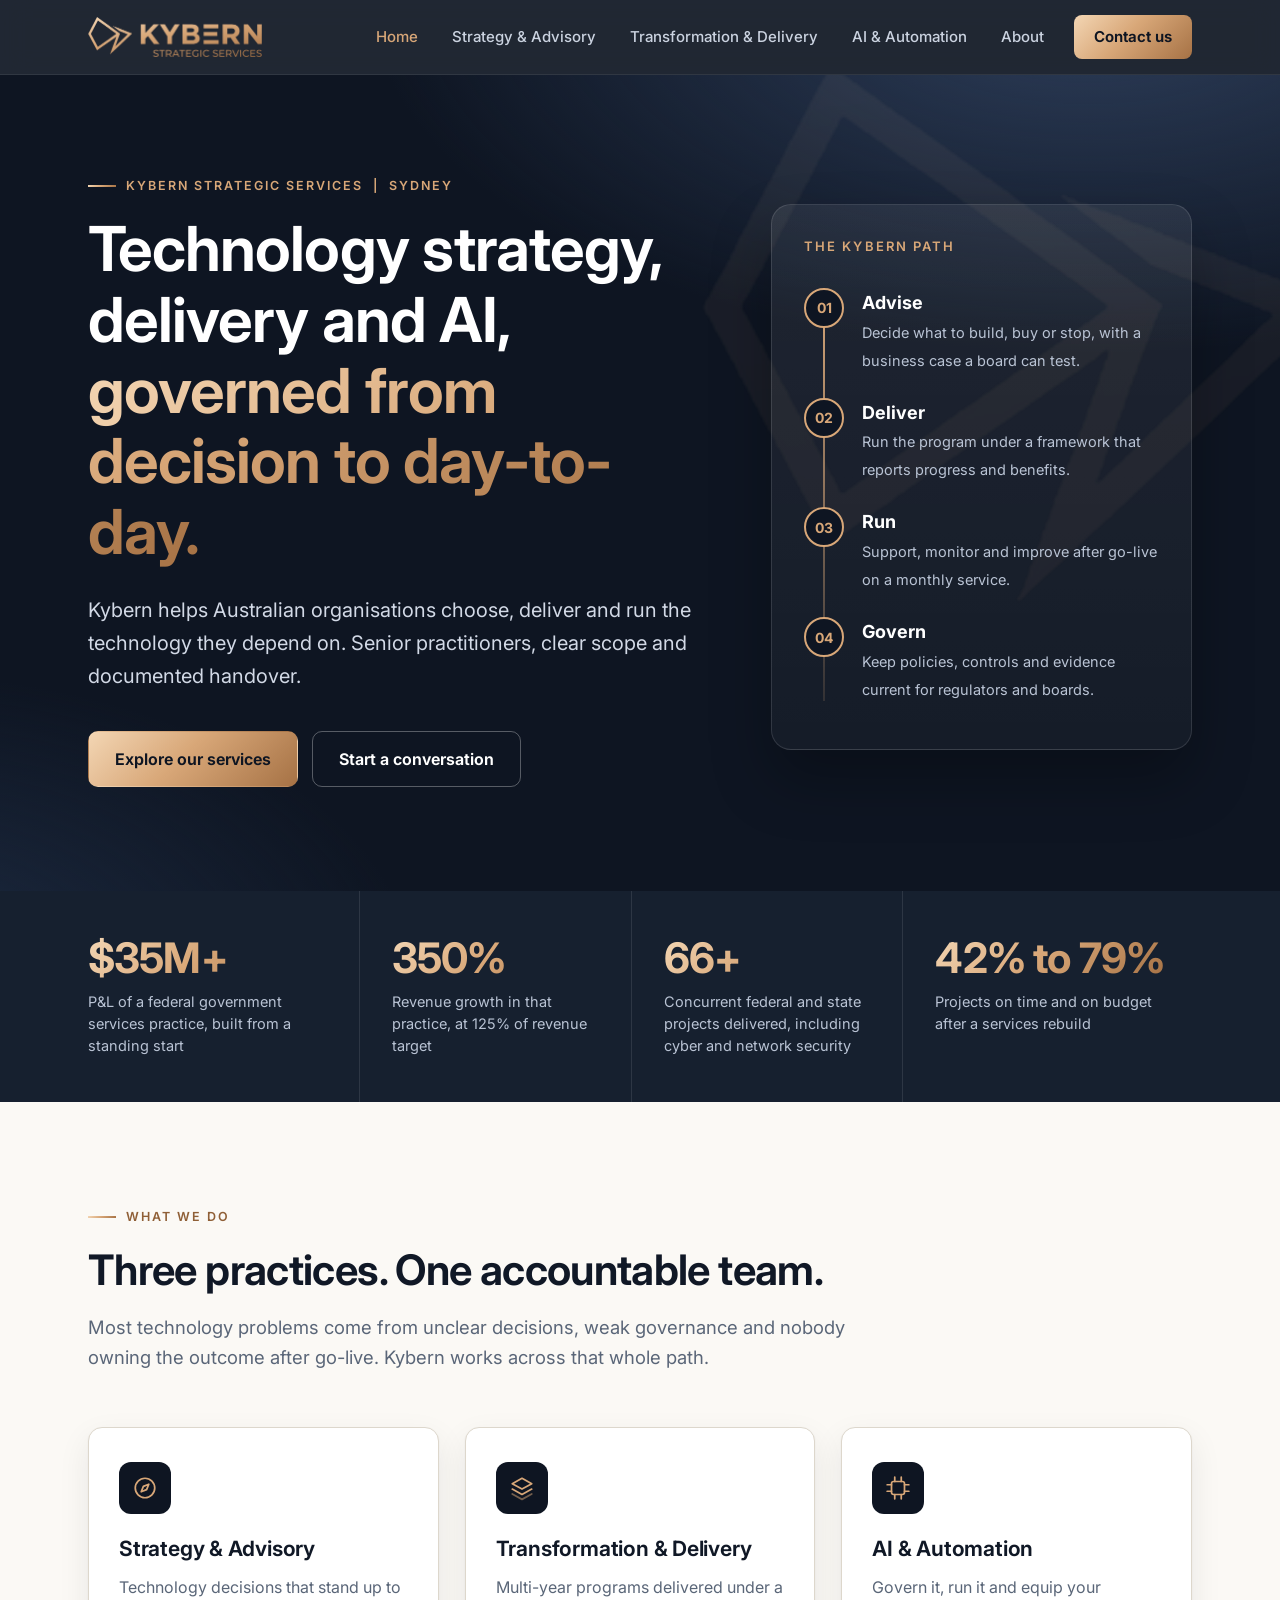
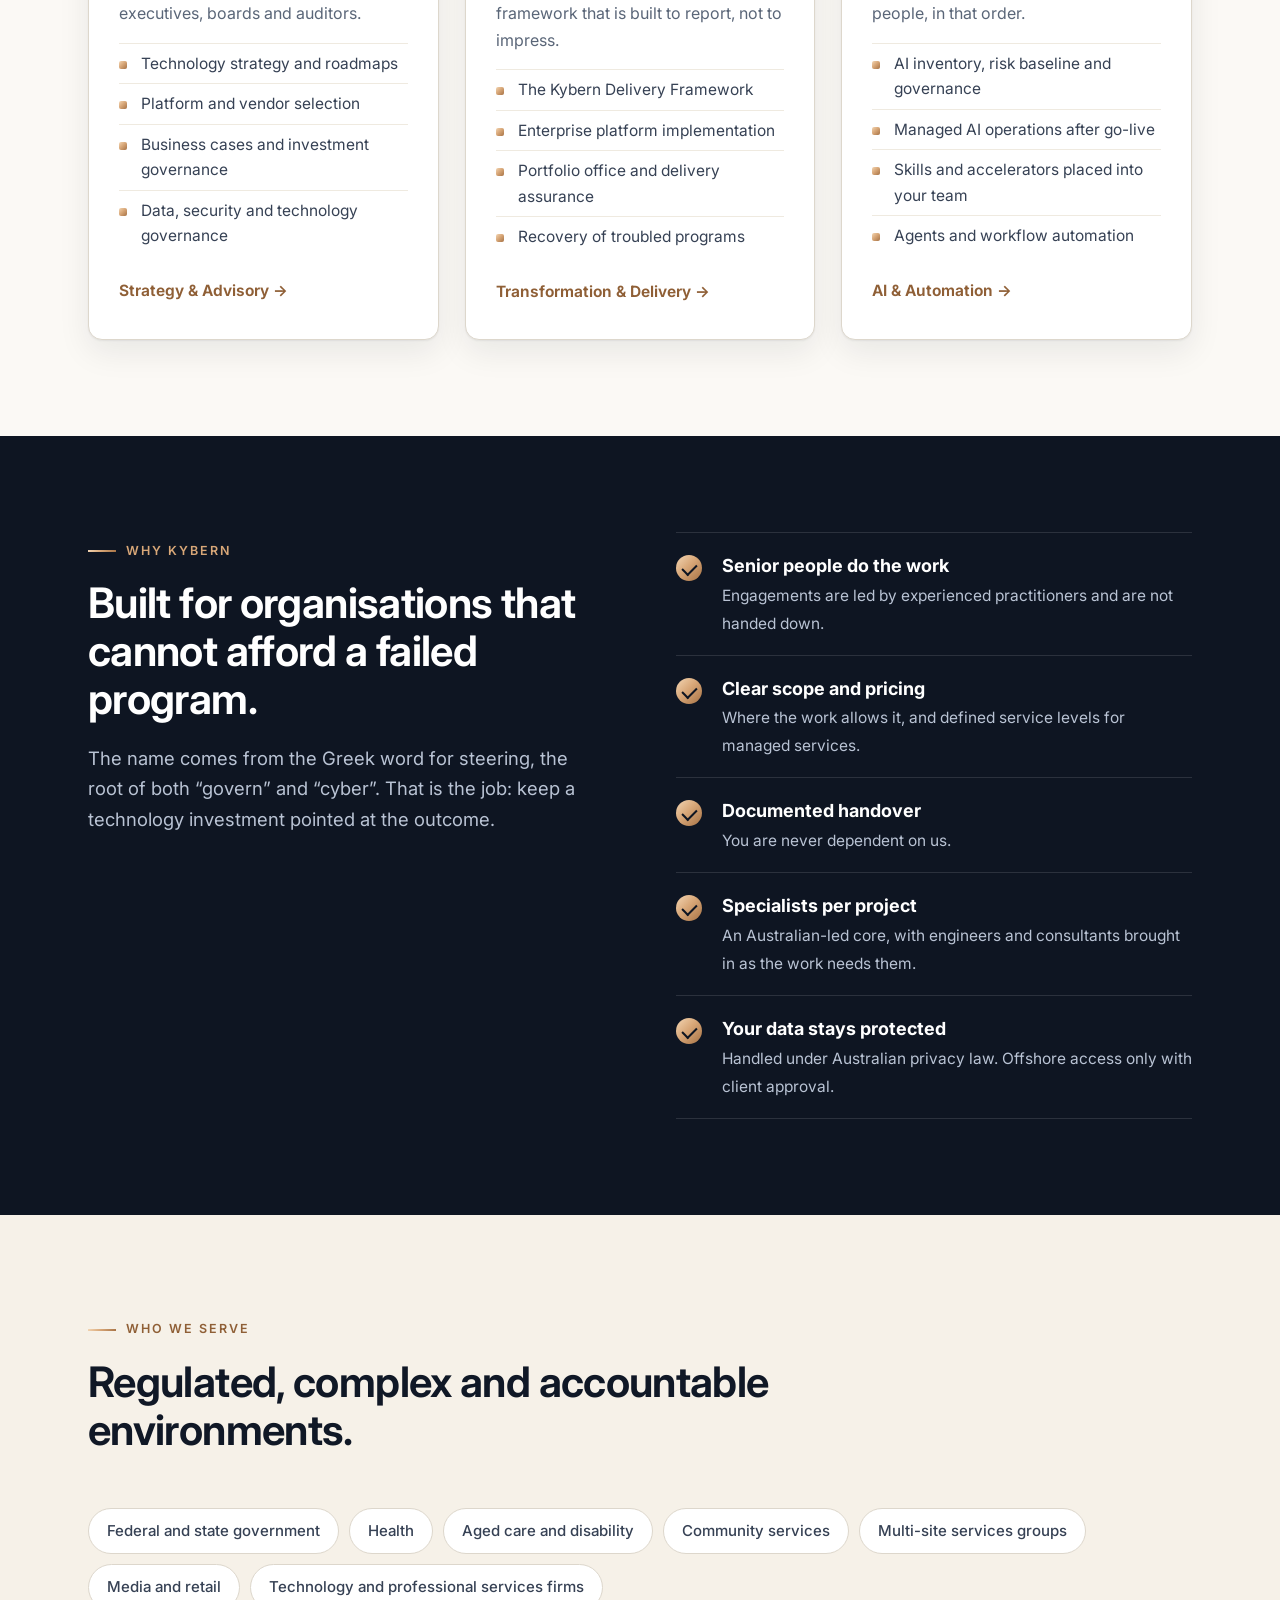
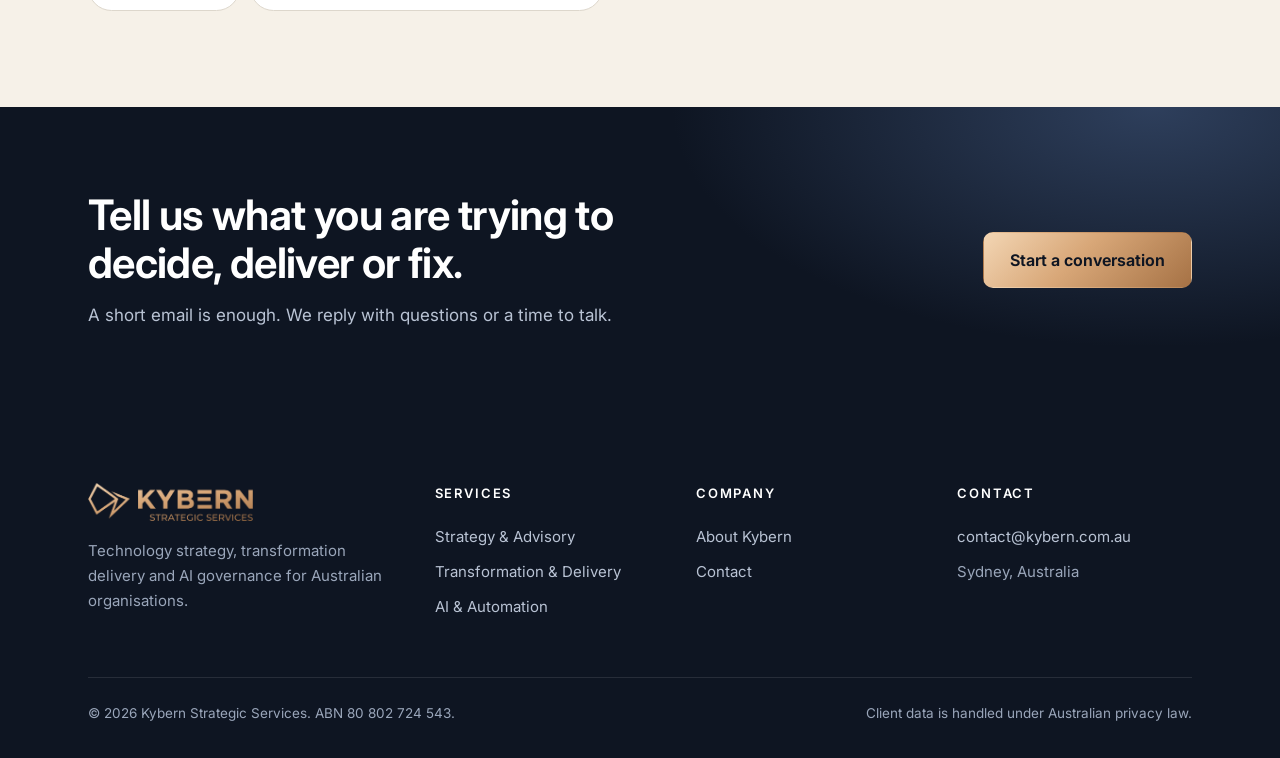
<file: index.html>
<!DOCTYPE html>
<html lang="en-AU">
<head>
<meta charset="utf-8">
<meta name="viewport" content="width=device-width, initial-scale=1">
<title>Kybern Strategic Services | Technology strategy, delivery and AI governance, Sydney</title>
<meta name="description" content="Kybern helps Australian organisations choose, deliver and run the technology they depend on. Strategy and advisory, transformation delivery, AI governance and managed AI operations.">
<meta property="og:title" content="Kybern Strategic Services | Technology strategy, delivery and AI governance, Sydney">
<meta property="og:description" content="Kybern helps Australian organisations choose, deliver and run the technology they depend on. Strategy and advisory, transformation delivery, AI governance and managed AI operations.">
<meta property="og:type" content="website">
<meta property="og:url" content="https://www.kybern.com.au/">
<link rel="canonical" href="https://www.kybern.com.au/">
<link rel="icon" type="image/png" href="favicon.png">
<link rel="preconnect" href="https://fonts.googleapis.com"><link rel="preconnect" href="https://fonts.gstatic.com" crossorigin>
<link href="https://fonts.googleapis.com/css2?family=Inter:wght@400;500;600;650;700&display=swap" rel="stylesheet">
<link rel="stylesheet" href="style.css">
</head>
<body>
<header class="site-header"><div class="wrap">
<a class="brand" href="index.html" aria-label="Kybern Strategic Services home"><img src="kybern-logo.png" alt="Kybern Strategic Services"></a>
<button class="menu-btn" aria-label="Menu" aria-expanded="false"><span></span></button>
<nav class="nav" aria-label="Main"><a href="index.html" class="active">Home</a><a href="advisory.html">Strategy &amp; Advisory</a><a href="delivery.html">Transformation &amp; Delivery</a><a href="ai.html">AI &amp; Automation</a><a href="about.html">About</a><a class="btn-nav" href="contact.html">Contact us</a></nav>
</div></header>
<div class="hero"><div class="wrap"><div class="hero-grid">
<div class="reveal">
<span class="eyebrow light">Kybern Strategic Services &nbsp;|&nbsp; Sydney</span>
<h1>Technology strategy, delivery and AI, <span class="grad-text">governed from decision to day-to-day.</span></h1>
<p class="lede">Kybern helps Australian organisations choose, deliver and run the technology they depend on. Senior practitioners, clear scope and documented handover.</p>
<div class="actions"><a class="btn btn-primary" href="#services">Explore our services</a><a class="btn btn-ghost" href="contact.html">Start a conversation</a></div>
</div>
<div class="path reveal"><h4>The Kybern path</h4><ol>
<li><span class="n">01</span><div><b>Advise</b><span class="t">Decide what to build, buy or stop, with a business case a board can test.</span></div></li>
<li><span class="n">02</span><div><b>Deliver</b><span class="t">Run the program under a framework that reports progress and benefits.</span></div></li>
<li><span class="n">03</span><div><b>Run</b><span class="t">Support, monitor and improve after go-live on a monthly service.</span></div></li>
<li><span class="n">04</span><div><b>Govern</b><span class="t">Keep policies, controls and evidence current for regulators and boards.</span></div></li>
</ol></div>
</div></div></div>

<div class="proof"><div class="wrap">
<div class="item"><div class="num">$35M+</div><div class="cap">P&amp;L of a federal government services practice, built from a standing start</div></div>
<div class="item"><div class="num">350%</div><div class="cap">Revenue growth in that practice, at 125% of revenue target</div></div>
<div class="item"><div class="num">66+</div><div class="cap">Concurrent federal and state projects delivered, including cyber and network security</div></div>
<div class="item"><div class="num">42% to 79%</div><div class="cap">Projects on time and on budget after a services rebuild</div></div>
</div></div>

<section id="services"><div class="wrap">
<div class="s-head reveal"><span class="eyebrow">What we do</span><h2>Three practices. One accountable team.</h2><p>Most technology problems come from unclear decisions, weak governance and nobody owning the outcome after go-live. Kybern works across that whole path.</p></div>
<div class="grid g3">
<div class="card reveal"><div class="ico"><svg viewBox="0 0 24 24"><circle cx="12" cy="12" r="9"/><path d="M15.5 8.5l-2 5-5 2 2-5z"/></svg></div><h3>Strategy &amp; Advisory</h3><p>Technology decisions that stand up to executives, boards and auditors.</p>
<ul><li>Technology strategy and roadmaps</li><li>Platform and vendor selection</li><li>Business cases and investment governance</li><li>Data, security and technology governance</li></ul><a class="more" href="advisory.html">Strategy &amp; Advisory</a></div>
<div class="card reveal"><div class="ico"><svg viewBox="0 0 24 24"><path d="M12 3l9 5-9 5-9-5z"/><path d="M3 13l9 5 9-5"/><path d="M3 17.5l9 5 9-5" opacity=".5"/></svg></div><h3>Transformation &amp; Delivery</h3><p>Multi-year programs delivered under a framework that is built to report, not to impress.</p>
<ul><li>The Kybern Delivery Framework</li><li>Enterprise platform implementation</li><li>Portfolio office and delivery assurance</li><li>Recovery of troubled programs</li></ul><a class="more" href="delivery.html">Transformation &amp; Delivery</a></div>
<div class="card reveal"><div class="ico"><svg viewBox="0 0 24 24"><rect x="6" y="6" width="12" height="12" rx="2"/><path d="M9 2v4M15 2v4M9 18v4M15 18v4M2 9h4M2 15h4M18 9h4M18 15h4"/></svg></div><h3>AI &amp; Automation</h3><p>Govern it, run it and equip your people, in that order.</p>
<ul><li>AI inventory, risk baseline and governance</li><li>Managed AI operations after go-live</li><li>Skills and accelerators placed into your team</li><li>Agents and workflow automation</li></ul><a class="more" href="ai.html">AI &amp; Automation</a></div>
</div></div></section>

<section class="on-dark"><div class="wrap"><div class="split">
<div class="reveal"><span class="eyebrow light">Why Kybern</span><h2>Built for organisations that cannot afford a failed program.</h2>
<p style="margin-top:20px;color:#B9C3D4;font-size:18.5px">The name comes from the Greek word for steering, the root of both &ldquo;govern&rdquo; and &ldquo;cyber&rdquo;. That is the job: keep a technology investment pointed at the outcome.</p></div>
<ul class="checks reveal">
<li><b>Senior people do the work</b><span>Engagements are led by experienced practitioners and are not handed down.</span></li>
<li><b>Clear scope and pricing</b><span>Where the work allows it, and defined service levels for managed services.</span></li>
<li><b>Documented handover</b><span>You are never dependent on us.</span></li>
<li><b>Specialists per project</b><span>An Australian-led core, with engineers and consultants brought in as the work needs them.</span></li>
<li><b>Your data stays protected</b><span>Handled under Australian privacy law. Offshore access only with client approval.</span></li>
</ul></div></div></section>

<section class="alt"><div class="wrap">
<div class="s-head reveal"><span class="eyebrow">Who we serve</span><h2>Regulated, complex and accountable environments.</h2></div>
<div class="pills reveal"><span>Federal and state government</span><span>Health</span><span>Aged care and disability</span><span>Community services</span><span>Multi-site services groups</span><span>Media and retail</span><span>Technology and professional services firms</span></div>
</div></section>
<section class="cta"><div class="wrap"><div class="reveal"><h2>Tell us what you are trying to decide, deliver or fix.</h2><p>A short email is enough. We reply with questions or a time to talk.</p></div><a class="btn btn-primary" href="contact.html">Start a conversation</a></div></section>
<footer class="site-footer"><div class="wrap">
<div class="f-grid">
<div><img src="kybern-logo.png" alt="Kybern Strategic Services"><p>Technology strategy, transformation delivery and AI governance for Australian organisations.</p></div>
<div><h5>Services</h5><ul><li><a href="advisory.html">Strategy &amp; Advisory</a></li><li><a href="delivery.html">Transformation &amp; Delivery</a></li><li><a href="ai.html">AI &amp; Automation</a></li></ul></div>
<div><h5>Company</h5><ul><li><a href="about.html">About Kybern</a></li><li><a href="contact.html">Contact</a></li></ul></div>
<div><h5>Contact</h5><ul><li><a href="mailto:contact@kybern.com.au">contact@kybern.com.au</a></li><li>Sydney, Australia</li></ul></div>
</div>
<div class="f-bottom"><span>&copy; 2026 Kybern Strategic Services. ABN 80 802 724 543.</span><span>Client data is handled under Australian privacy law.</span></div>
</div></footer>
<script src="script.js"></script>
</body></html>
</file>
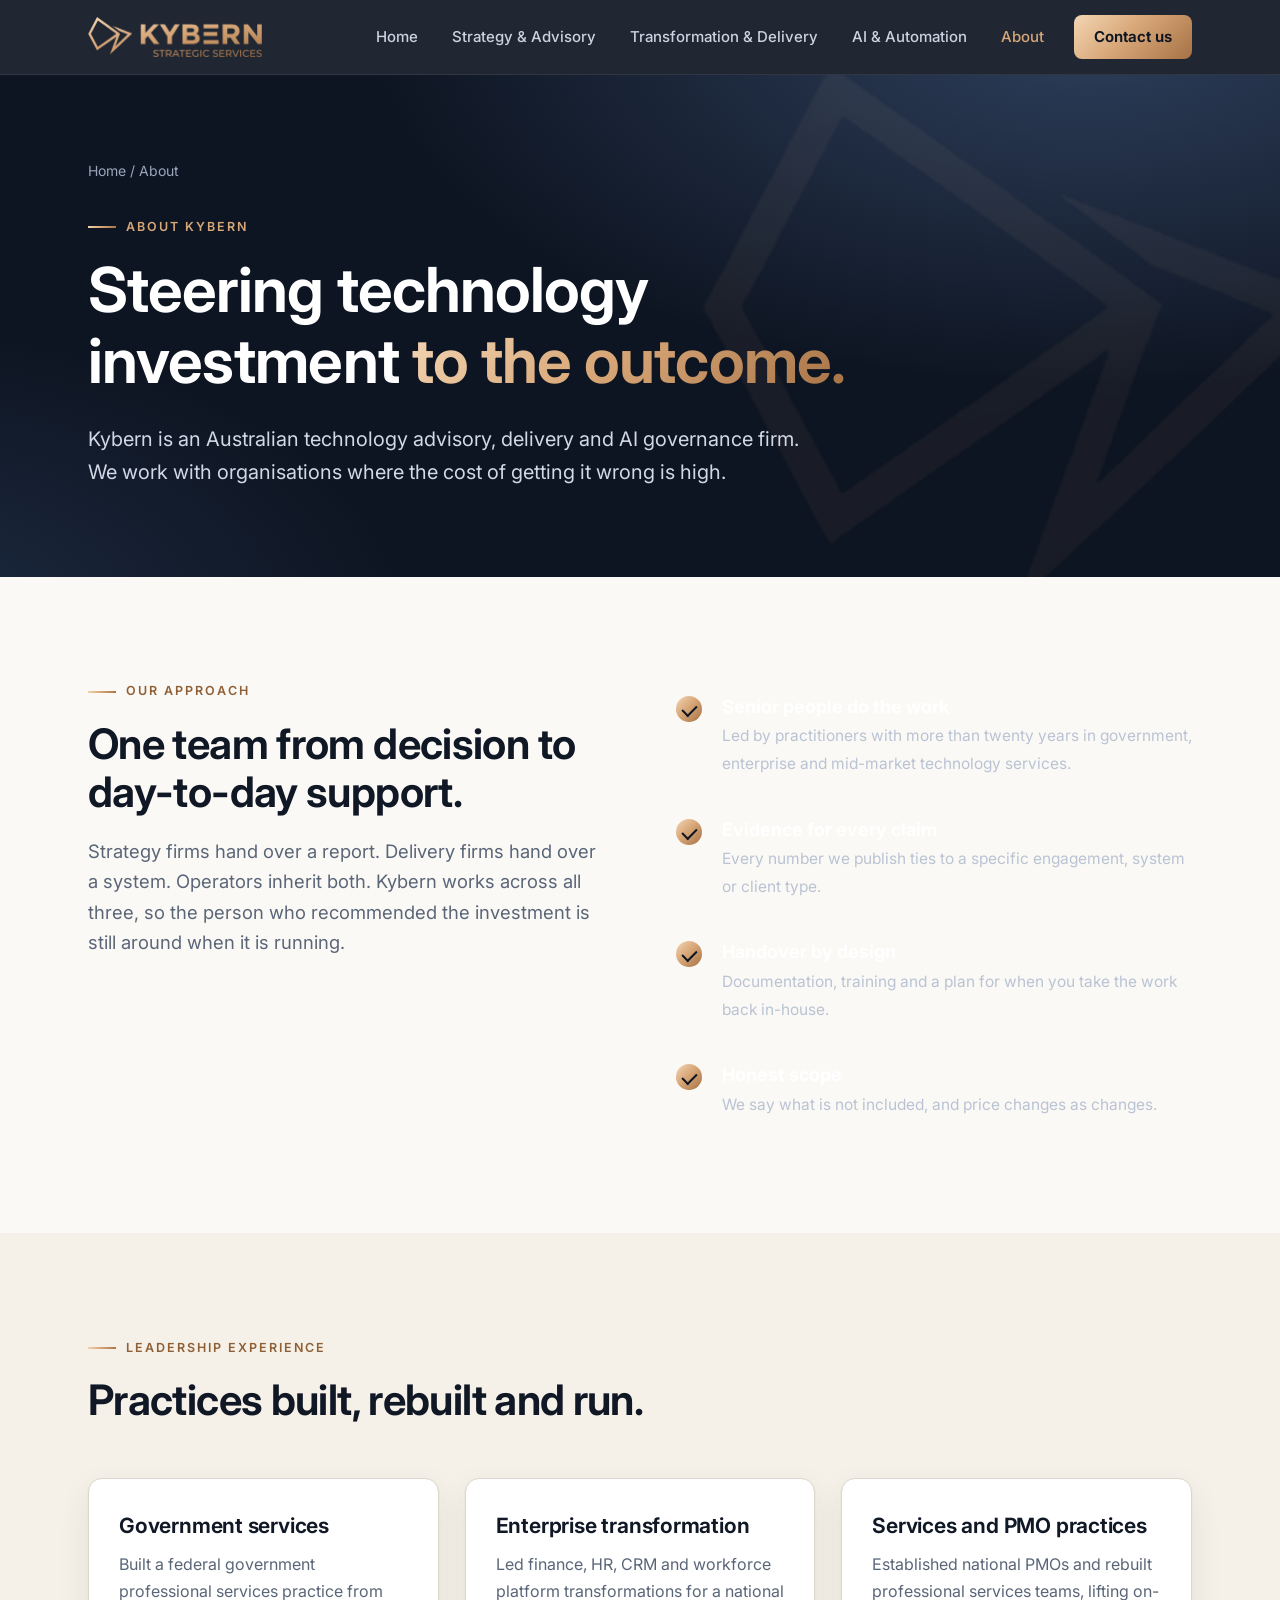
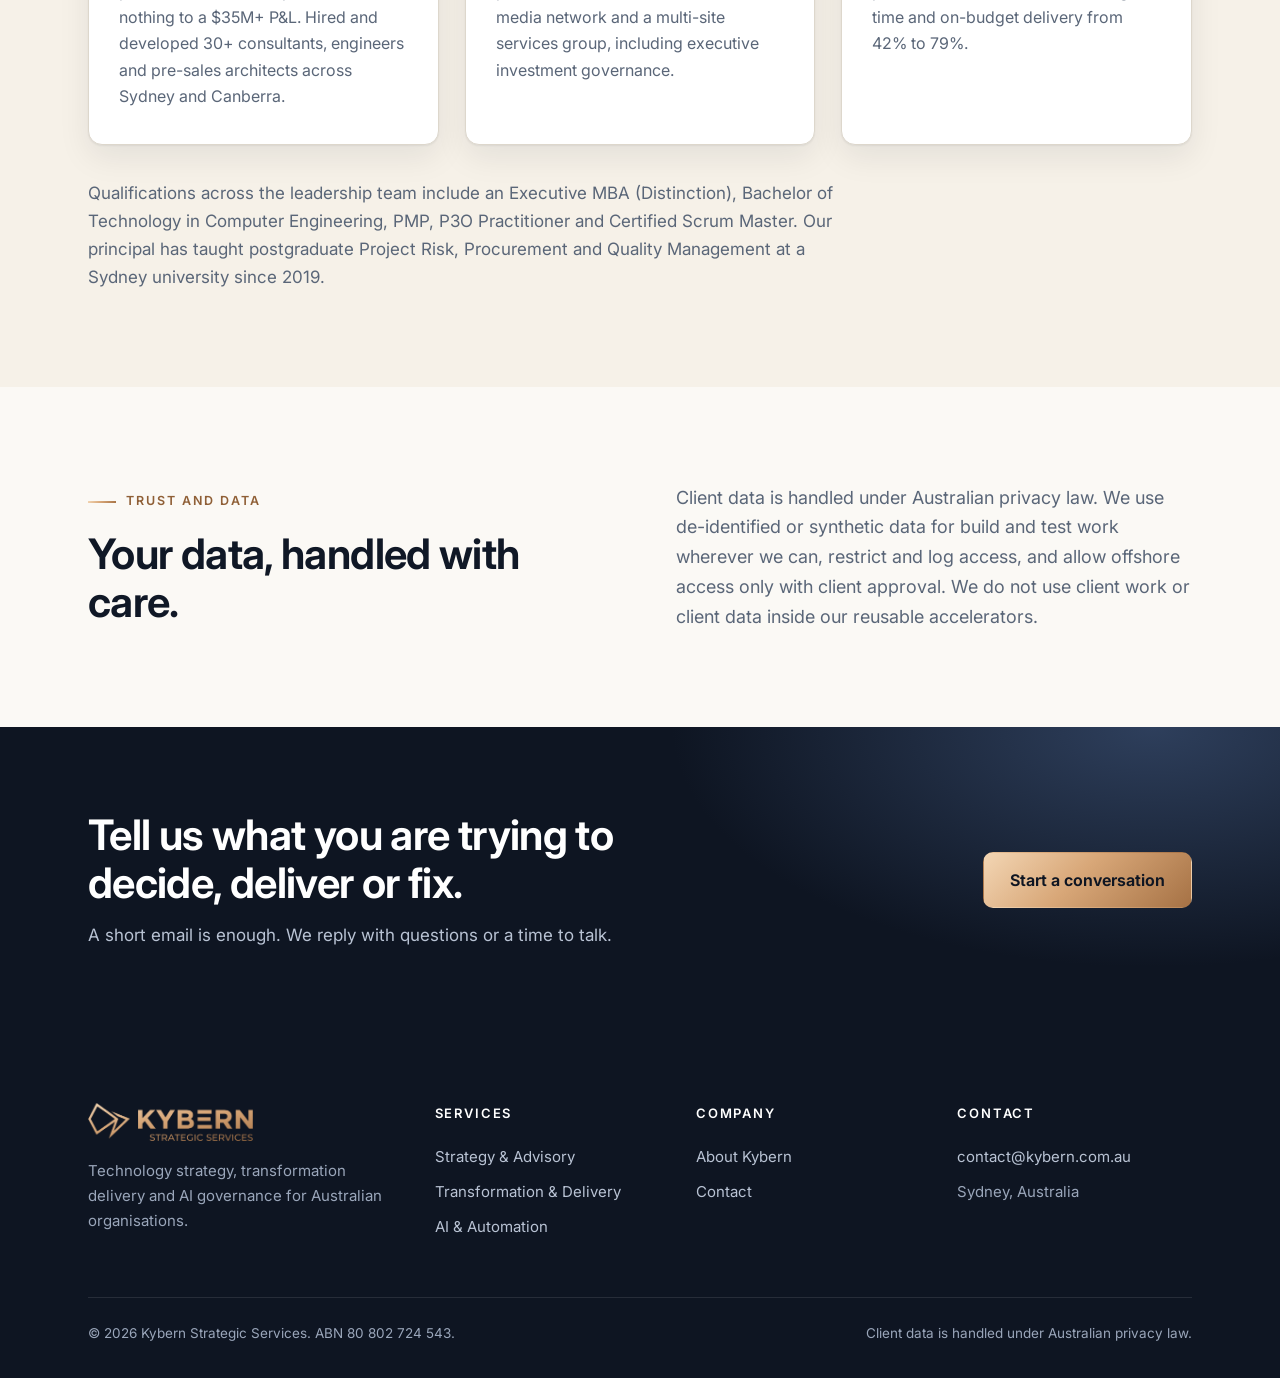
<file: about.html>
<!DOCTYPE html>
<html lang="en-AU">
<head>
<meta charset="utf-8">
<meta name="viewport" content="width=device-width, initial-scale=1">
<title>About | Kybern Strategic Services</title>
<meta name="description" content="Kybern is an Australian technology advisory, delivery and AI governance firm. Senior practitioners, documented handover and Australian data handling.">
<meta property="og:title" content="About | Kybern Strategic Services">
<meta property="og:description" content="Kybern is an Australian technology advisory, delivery and AI governance firm. Senior practitioners, documented handover and Australian data handling.">
<meta property="og:type" content="website">
<meta property="og:url" content="https://www.kybern.com.au/about.html">
<link rel="canonical" href="https://www.kybern.com.au/about.html">
<link rel="icon" type="image/png" href="favicon.png">
<link rel="preconnect" href="https://fonts.googleapis.com"><link rel="preconnect" href="https://fonts.gstatic.com" crossorigin>
<link href="https://fonts.googleapis.com/css2?family=Inter:wght@400;500;600;650;700&display=swap" rel="stylesheet">
<link rel="stylesheet" href="style.css">
</head>
<body>
<header class="site-header"><div class="wrap">
<a class="brand" href="index.html" aria-label="Kybern Strategic Services home"><img src="kybern-logo.png" alt="Kybern Strategic Services"></a>
<button class="menu-btn" aria-label="Menu" aria-expanded="false"><span></span></button>
<nav class="nav" aria-label="Main"><a href="index.html">Home</a><a href="advisory.html">Strategy &amp; Advisory</a><a href="delivery.html">Transformation &amp; Delivery</a><a href="ai.html">AI &amp; Automation</a><a href="about.html" class="active">About</a><a class="btn-nav" href="contact.html">Contact us</a></nav>
</div></header>
<div class="hero page"><div class="wrap"><div class="hero-grid"><div class="reveal">
<div class="crumb"><a href="index.html">Home</a> / About</div>
<span class="eyebrow light">About Kybern</span>
<h1>Steering technology investment <span class="grad-text">to the outcome.</span></h1>
<p class="lede">Kybern is an Australian technology advisory, delivery and AI governance firm. We work with organisations where the cost of getting it wrong is high.</p>
</div></div></div></div>

<section><div class="wrap"><div class="split">
<div class="reveal"><span class="eyebrow">Our approach</span><h2>One team from decision to day-to-day support.</h2>
<p style="margin-top:20px;color:var(--slate);font-size:18.5px">Strategy firms hand over a report. Delivery firms hand over a system. Operators inherit both. Kybern works across all three, so the person who recommended the investment is still around when it is running.</p></div>
<ul class="checks light reveal">
<li><b>Senior people do the work</b><span>Led by practitioners with more than twenty years in government, enterprise and mid-market technology services.</span></li>
<li><b>Evidence for every claim</b><span>Every number we publish ties to a specific engagement, system or client type.</span></li>
<li><b>Handover by design</b><span>Documentation, training and a plan for when you take the work back in-house.</span></li>
<li><b>Honest scope</b><span>We say what is not included, and price changes as changes.</span></li>
</ul></div></div></section>

<section class="alt"><div class="wrap">
<div class="s-head reveal"><span class="eyebrow">Leadership experience</span><h2>Practices built, rebuilt and run.</h2></div>
<div class="grid g3">
<div class="card reveal"><h3>Government services</h3><p>Built a federal government professional services practice from nothing to a $35M+ P&amp;L. Hired and developed 30+ consultants, engineers and pre-sales architects across Sydney and Canberra.</p></div>
<div class="card reveal"><h3>Enterprise transformation</h3><p>Led finance, HR, CRM and workforce platform transformations for a national media network and a multi-site services group, including executive investment governance.</p></div>
<div class="card reveal"><h3>Services and PMO practices</h3><p>Established national PMOs and rebuilt professional services teams, lifting on-time and on-budget delivery from 42% to 79%.</p></div>
</div>
<p class="reveal" style="margin-top:34px;color:var(--slate)">Qualifications across the leadership team include an Executive MBA (Distinction), Bachelor of Technology in Computer Engineering, PMP, P3O Practitioner and Certified Scrum Master. Our principal has taught postgraduate Project Risk, Procurement and Quality Management at a Sydney university since 2019.</p>
</div></section>

<section><div class="wrap"><div class="split">
<div class="reveal"><span class="eyebrow">Trust and data</span><h2>Your data, handled with care.</h2></div>
<div class="reveal"><p style="color:var(--slate);font-size:18px">Client data is handled under Australian privacy law. We use de-identified or synthetic data for build and test work wherever we can, restrict and log access, and allow offshore access only with client approval. We do not use client work or client data inside our reusable accelerators.</p></div>
</div></div></section>
<section class="cta"><div class="wrap"><div class="reveal"><h2>Tell us what you are trying to decide, deliver or fix.</h2><p>A short email is enough. We reply with questions or a time to talk.</p></div><a class="btn btn-primary" href="contact.html">Start a conversation</a></div></section>
<footer class="site-footer"><div class="wrap">
<div class="f-grid">
<div><img src="kybern-logo.png" alt="Kybern Strategic Services"><p>Technology strategy, transformation delivery and AI governance for Australian organisations.</p></div>
<div><h5>Services</h5><ul><li><a href="advisory.html">Strategy &amp; Advisory</a></li><li><a href="delivery.html">Transformation &amp; Delivery</a></li><li><a href="ai.html">AI &amp; Automation</a></li></ul></div>
<div><h5>Company</h5><ul><li><a href="about.html">About Kybern</a></li><li><a href="contact.html">Contact</a></li></ul></div>
<div><h5>Contact</h5><ul><li><a href="mailto:contact@kybern.com.au">contact@kybern.com.au</a></li><li>Sydney, Australia</li></ul></div>
</div>
<div class="f-bottom"><span>&copy; 2026 Kybern Strategic Services. ABN 80 802 724 543.</span><span>Client data is handled under Australian privacy law.</span></div>
</div></footer>
<script src="script.js"></script>
</body></html>
</file>
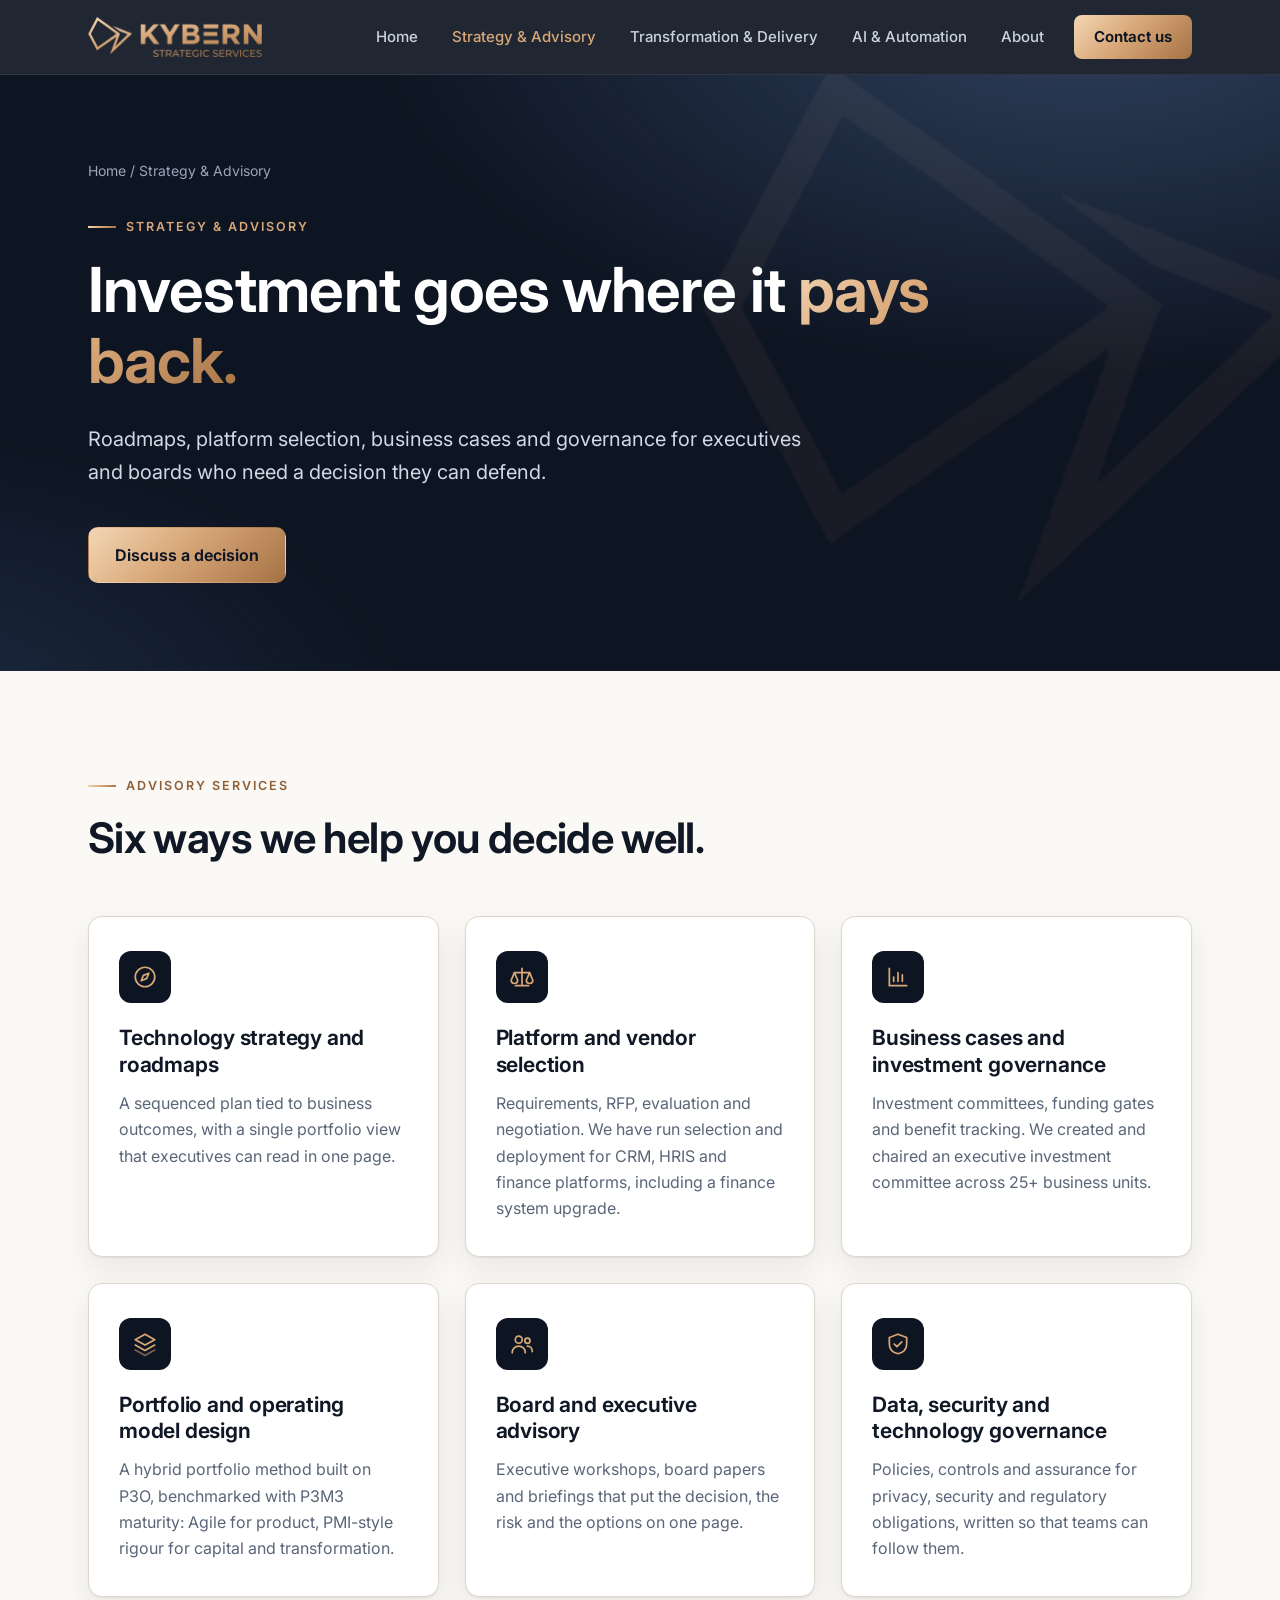
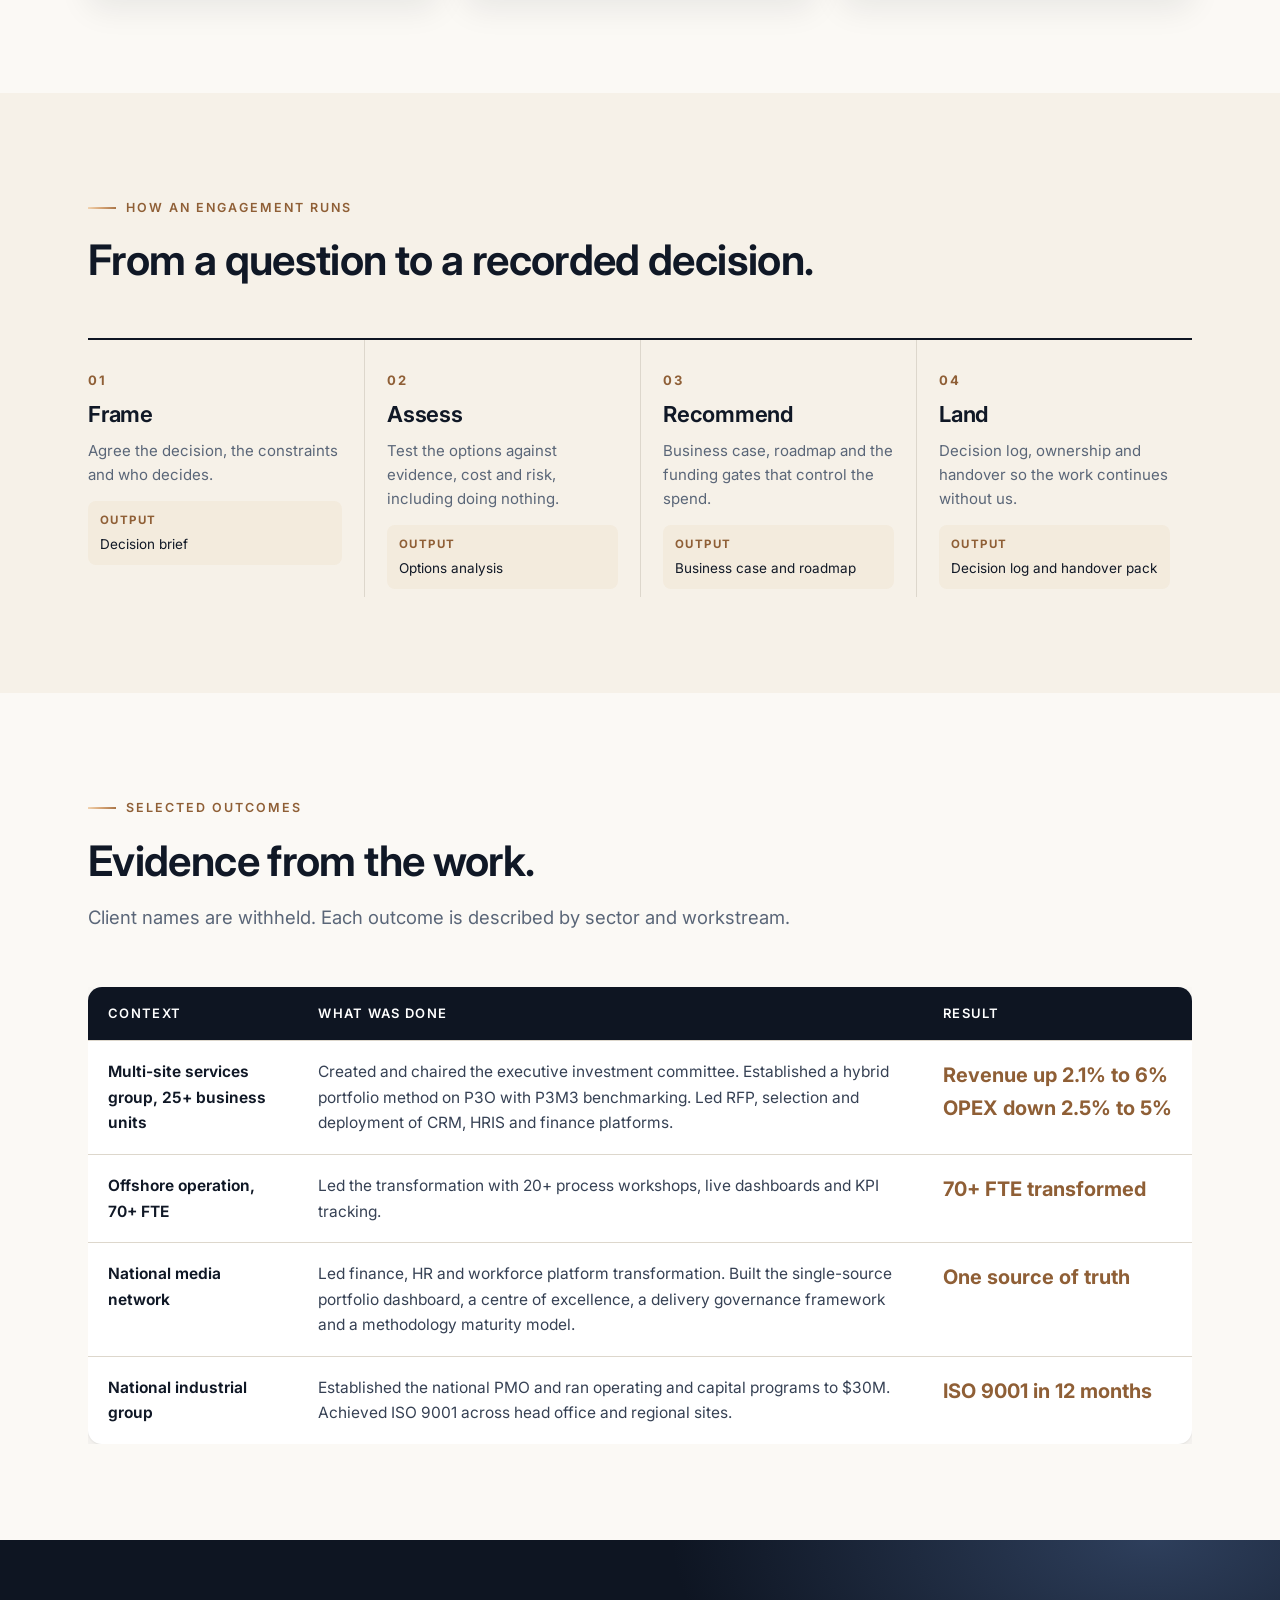
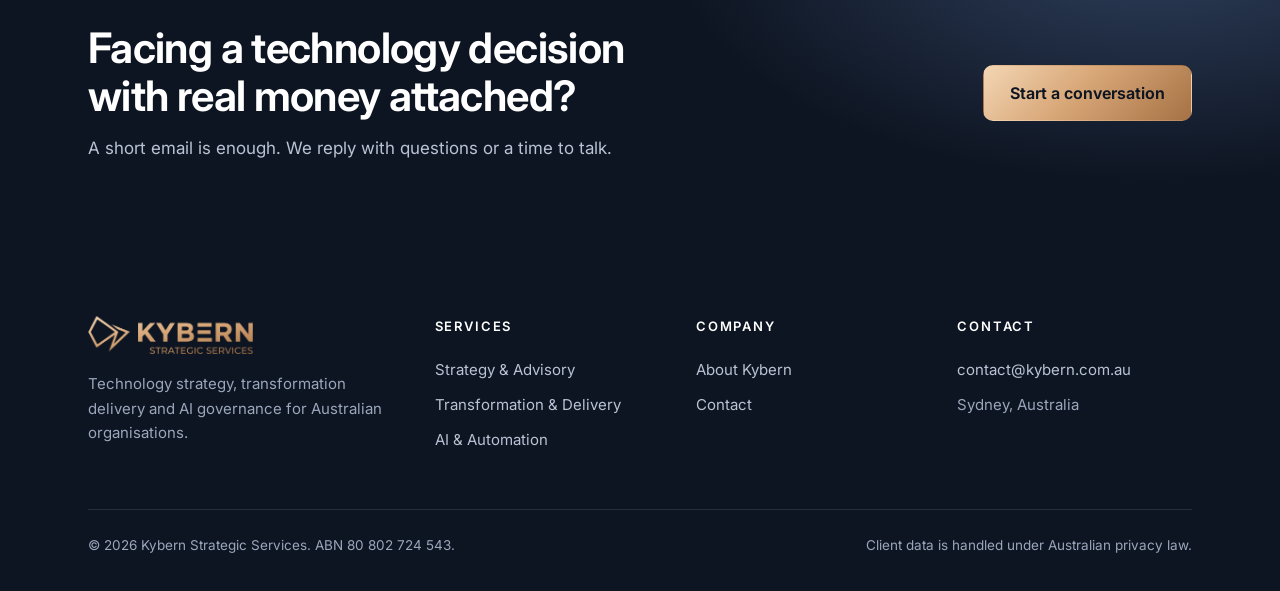
<file: advisory.html>
<!DOCTYPE html>
<html lang="en-AU">
<head>
<meta charset="utf-8">
<meta name="viewport" content="width=device-width, initial-scale=1">
<title>Strategy & Advisory | Kybern Strategic Services</title>
<meta name="description" content="Technology strategy, platform and vendor selection, business cases and investment governance for Australian executives and boards.">
<meta property="og:title" content="Strategy & Advisory | Kybern Strategic Services">
<meta property="og:description" content="Technology strategy, platform and vendor selection, business cases and investment governance for Australian executives and boards.">
<meta property="og:type" content="website">
<meta property="og:url" content="https://www.kybern.com.au/advisory.html">
<link rel="canonical" href="https://www.kybern.com.au/advisory.html">
<link rel="icon" type="image/png" href="favicon.png">
<link rel="preconnect" href="https://fonts.googleapis.com"><link rel="preconnect" href="https://fonts.gstatic.com" crossorigin>
<link href="https://fonts.googleapis.com/css2?family=Inter:wght@400;500;600;650;700&display=swap" rel="stylesheet">
<link rel="stylesheet" href="style.css">
</head>
<body>
<header class="site-header"><div class="wrap">
<a class="brand" href="index.html" aria-label="Kybern Strategic Services home"><img src="kybern-logo.png" alt="Kybern Strategic Services"></a>
<button class="menu-btn" aria-label="Menu" aria-expanded="false"><span></span></button>
<nav class="nav" aria-label="Main"><a href="index.html">Home</a><a href="advisory.html" class="active">Strategy &amp; Advisory</a><a href="delivery.html">Transformation &amp; Delivery</a><a href="ai.html">AI &amp; Automation</a><a href="about.html">About</a><a class="btn-nav" href="contact.html">Contact us</a></nav>
</div></header>
<div class="hero page"><div class="wrap"><div class="hero-grid"><div class="reveal">
<div class="crumb"><a href="index.html">Home</a> / Strategy &amp; Advisory</div>
<span class="eyebrow light">Strategy &amp; Advisory</span>
<h1>Investment goes where it <span class="grad-text">pays back.</span></h1>
<p class="lede">Roadmaps, platform selection, business cases and governance for executives and boards who need a decision they can defend.</p>
<div class="actions"><a class="btn btn-primary" href="contact.html">Discuss a decision</a></div>
</div></div></div></div>

<section><div class="wrap">
<div class="s-head reveal"><span class="eyebrow">Advisory services</span><h2>Six ways we help you decide well.</h2></div>
<div class="grid g3">
<div class="card reveal"><div class="ico"><svg viewBox="0 0 24 24"><circle cx="12" cy="12" r="9"/><path d="M15.5 8.5l-2 5-5 2 2-5z"/></svg></div><h3>Technology strategy and roadmaps</h3><p>A sequenced plan tied to business outcomes, with a single portfolio view that executives can read in one page.</p></div>
<div class="card reveal"><div class="ico"><svg viewBox="0 0 24 24"><path d="M12 4v16M6 20h12M5 8h14"/><path d="M5 8l-3 7a3 3 0 006 0zM19 8l-3 7a3 3 0 006 0z"/></svg></div><h3>Platform and vendor selection</h3><p>Requirements, RFP, evaluation and negotiation. We have run selection and deployment for CRM, HRIS and finance platforms, including a finance system upgrade.</p></div>
<div class="card reveal"><div class="ico"><svg viewBox="0 0 24 24"><path d="M4 20V4M4 20h16"/><path d="M8 16v-4M12 16V8M16 16v-6"/></svg></div><h3>Business cases and investment governance</h3><p>Investment committees, funding gates and benefit tracking. We created and chaired an executive investment committee across 25+ business units.</p></div>
<div class="card reveal"><div class="ico"><svg viewBox="0 0 24 24"><path d="M12 3l9 5-9 5-9-5z"/><path d="M3 13l9 5 9-5"/><path d="M3 17.5l9 5 9-5" opacity=".5"/></svg></div><h3>Portfolio and operating model design</h3><p>A hybrid portfolio method built on P3O, benchmarked with P3M3 maturity: Agile for product, PMI-style rigour for capital and transformation.</p></div>
<div class="card reveal"><div class="ico"><svg viewBox="0 0 24 24"><circle cx="9" cy="8" r="3.2"/><path d="M3 20c0-3.5 2.7-6 6-6s6 2.5 6 6"/><circle cx="17" cy="9" r="2.4"/><path d="M17 14c2.6 0 4.5 2 4.5 5"/></svg></div><h3>Board and executive advisory</h3><p>Executive workshops, board papers and briefings that put the decision, the risk and the options on one page.</p></div>
<div class="card reveal"><div class="ico"><svg viewBox="0 0 24 24"><path d="M12 3l8 3v6c0 5-3.5 8-8 9-4.5-1-8-4-8-9V6z"/><path d="M8.5 12l2.5 2.5L15.5 10"/></svg></div><h3>Data, security and technology governance</h3><p>Policies, controls and assurance for privacy, security and regulatory obligations, written so that teams can follow them.</p></div>
</div></div></section>

<section class="alt"><div class="wrap">
<div class="s-head reveal"><span class="eyebrow">How an engagement runs</span><h2>From a question to a recorded decision.</h2></div>
<div class="steps four reveal">
<div class="step"><div class="k">01</div><h3>Frame</h3><p>Agree the decision, the constraints and who decides.</p><div class="out"><b>Output</b>Decision brief</div></div>
<div class="step"><div class="k">02</div><h3>Assess</h3><p>Test the options against evidence, cost and risk, including doing nothing.</p><div class="out"><b>Output</b>Options analysis</div></div>
<div class="step"><div class="k">03</div><h3>Recommend</h3><p>Business case, roadmap and the funding gates that control the spend.</p><div class="out"><b>Output</b>Business case and roadmap</div></div>
<div class="step"><div class="k">04</div><h3>Land</h3><p>Decision log, ownership and handover so the work continues without us.</p><div class="out"><b>Output</b>Decision log and handover pack</div></div>
</div></div></section>

<section><div class="wrap">
<div class="s-head reveal"><span class="eyebrow">Selected outcomes</span><h2>Evidence from the work.</h2><p>Client names are withheld. Each outcome is described by sector and workstream.</p></div>
<div class="tbl-wrap reveal"><table class="tbl">
<thead><tr><th>Context</th><th>What was done</th><th>Result</th></tr></thead>
<tbody>
<tr><td>Multi-site services group, 25+ business units</td><td>Created and chaired the executive investment committee. Established a hybrid portfolio method on P3O with P3M3 benchmarking. Led RFP, selection and deployment of CRM, HRIS and finance platforms.</td><td class="big">Revenue up 2.1% to 6%<br>OPEX down 2.5% to 5%</td></tr>
<tr><td>Offshore operation, 70+ FTE</td><td>Led the transformation with 20+ process workshops, live dashboards and KPI tracking.</td><td class="big">70+ FTE transformed</td></tr>
<tr><td>National media network</td><td>Led finance, HR and workforce platform transformation. Built the single-source portfolio dashboard, a centre of excellence, a delivery governance framework and a methodology maturity model.</td><td class="big">One source of truth</td></tr>
<tr><td>National industrial group</td><td>Established the national PMO and ran operating and capital programs to $30M. Achieved ISO 9001 across head office and regional sites.</td><td class="big">ISO 9001 in 12 months</td></tr>
</tbody></table></div>
</div></section>
<section class="cta"><div class="wrap"><div class="reveal"><h2>Facing a technology decision with real money attached?</h2><p>A short email is enough. We reply with questions or a time to talk.</p></div><a class="btn btn-primary" href="contact.html">Start a conversation</a></div></section>
<footer class="site-footer"><div class="wrap">
<div class="f-grid">
<div><img src="kybern-logo.png" alt="Kybern Strategic Services"><p>Technology strategy, transformation delivery and AI governance for Australian organisations.</p></div>
<div><h5>Services</h5><ul><li><a href="advisory.html">Strategy &amp; Advisory</a></li><li><a href="delivery.html">Transformation &amp; Delivery</a></li><li><a href="ai.html">AI &amp; Automation</a></li></ul></div>
<div><h5>Company</h5><ul><li><a href="about.html">About Kybern</a></li><li><a href="contact.html">Contact</a></li></ul></div>
<div><h5>Contact</h5><ul><li><a href="mailto:contact@kybern.com.au">contact@kybern.com.au</a></li><li>Sydney, Australia</li></ul></div>
</div>
<div class="f-bottom"><span>&copy; 2026 Kybern Strategic Services. ABN 80 802 724 543.</span><span>Client data is handled under Australian privacy law.</span></div>
</div></footer>
<script src="script.js"></script>
</body></html>
</file>
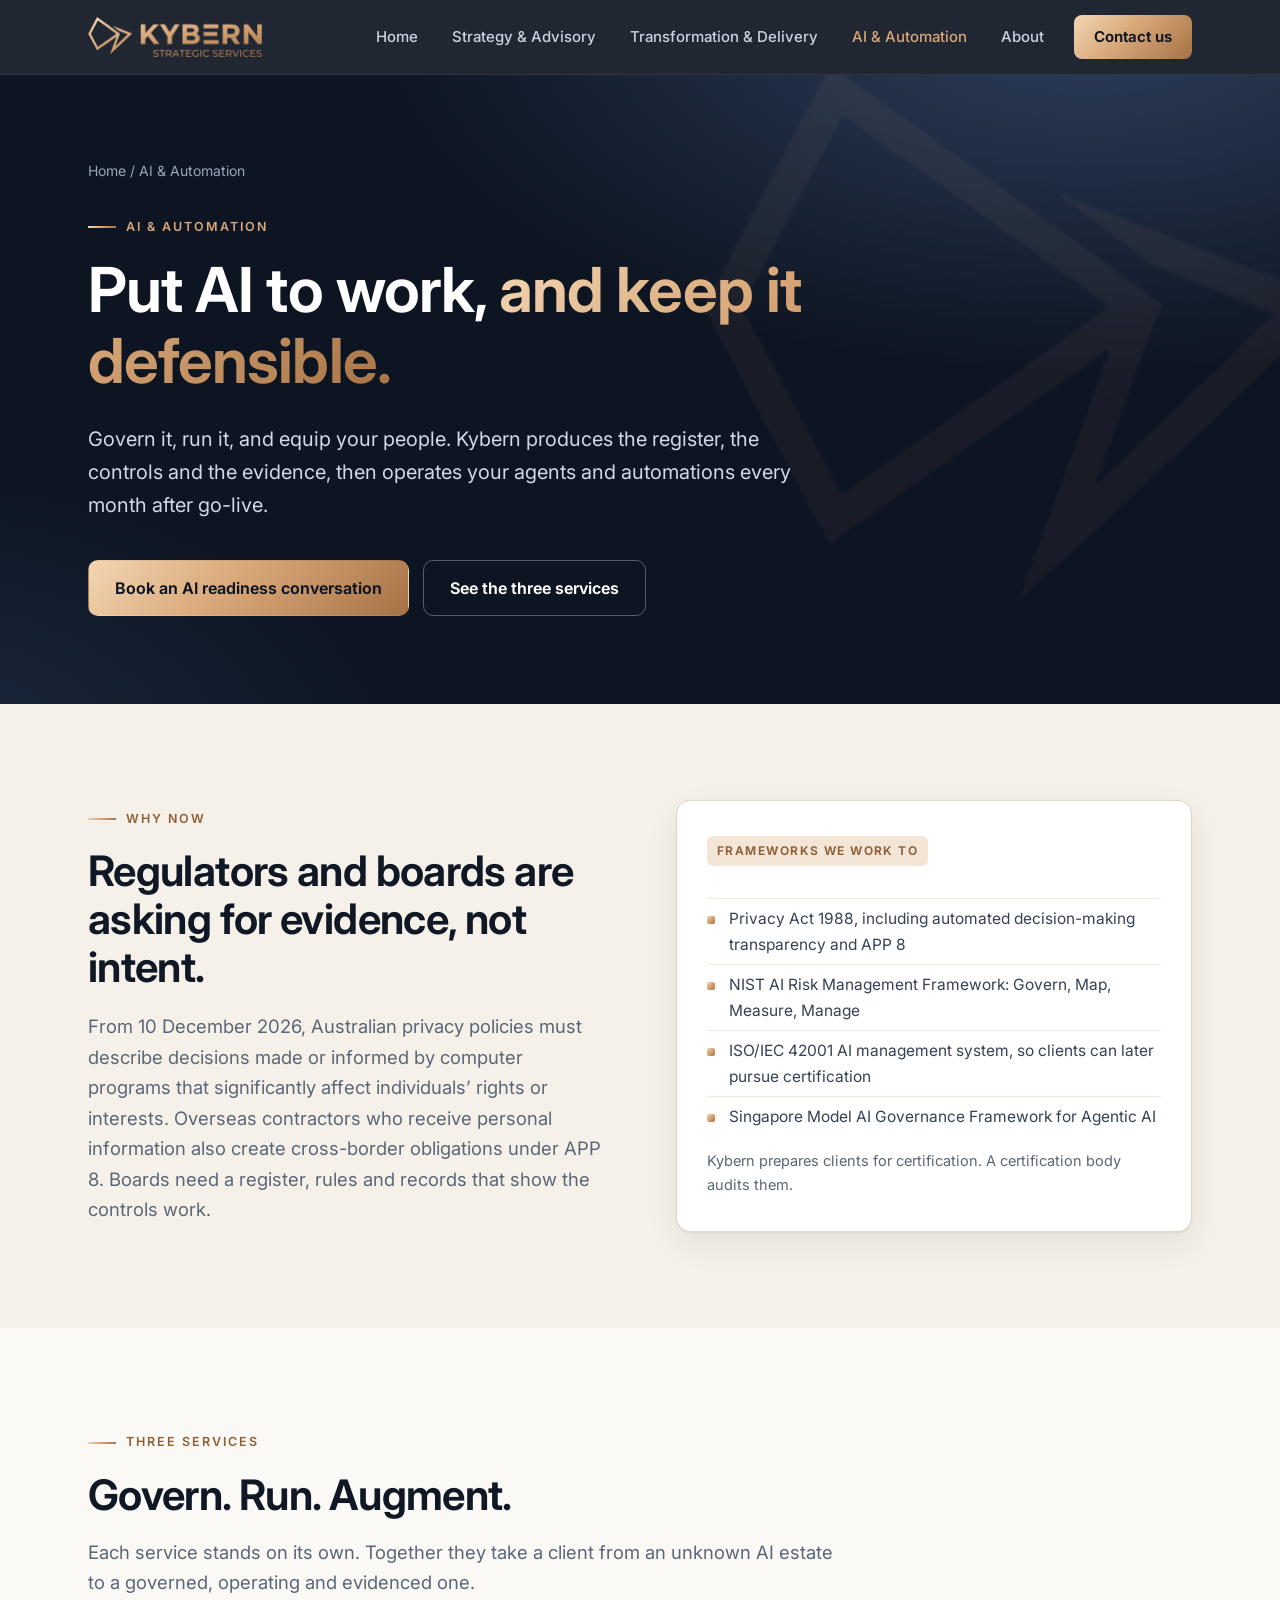
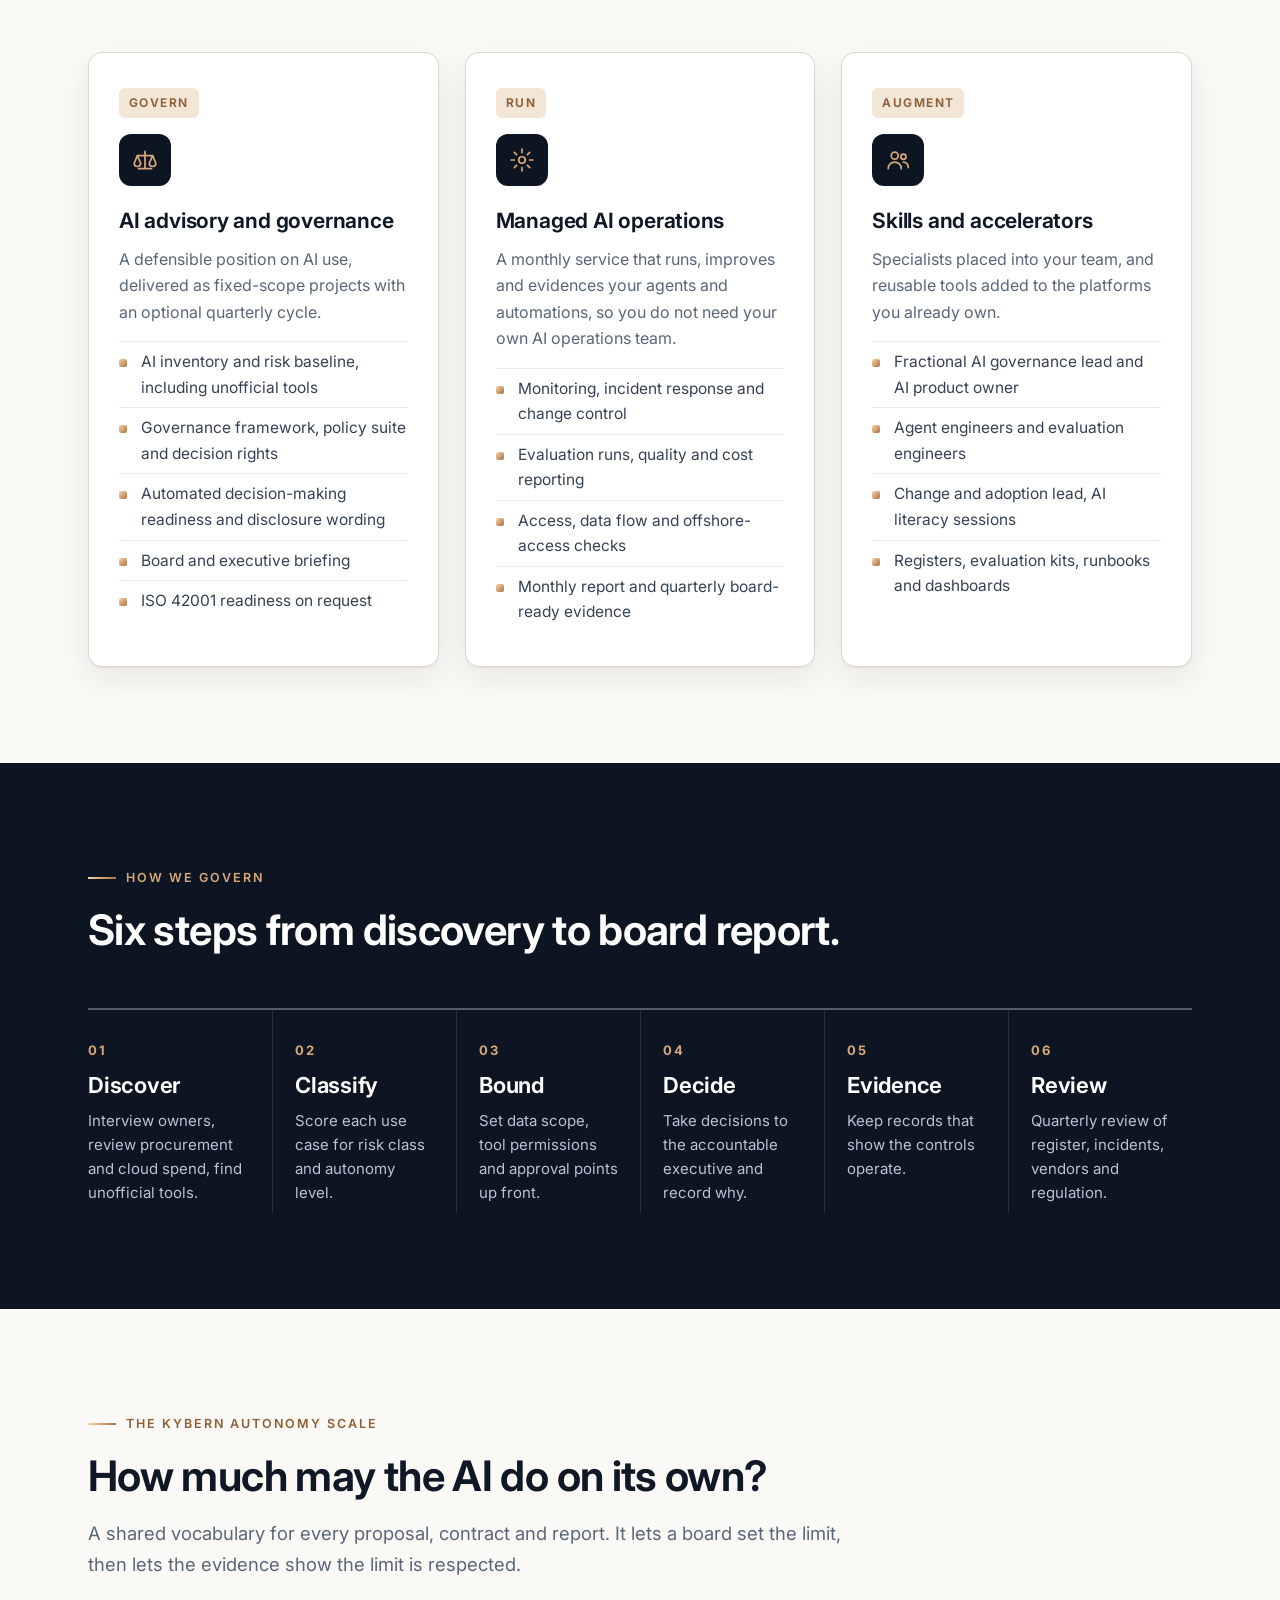
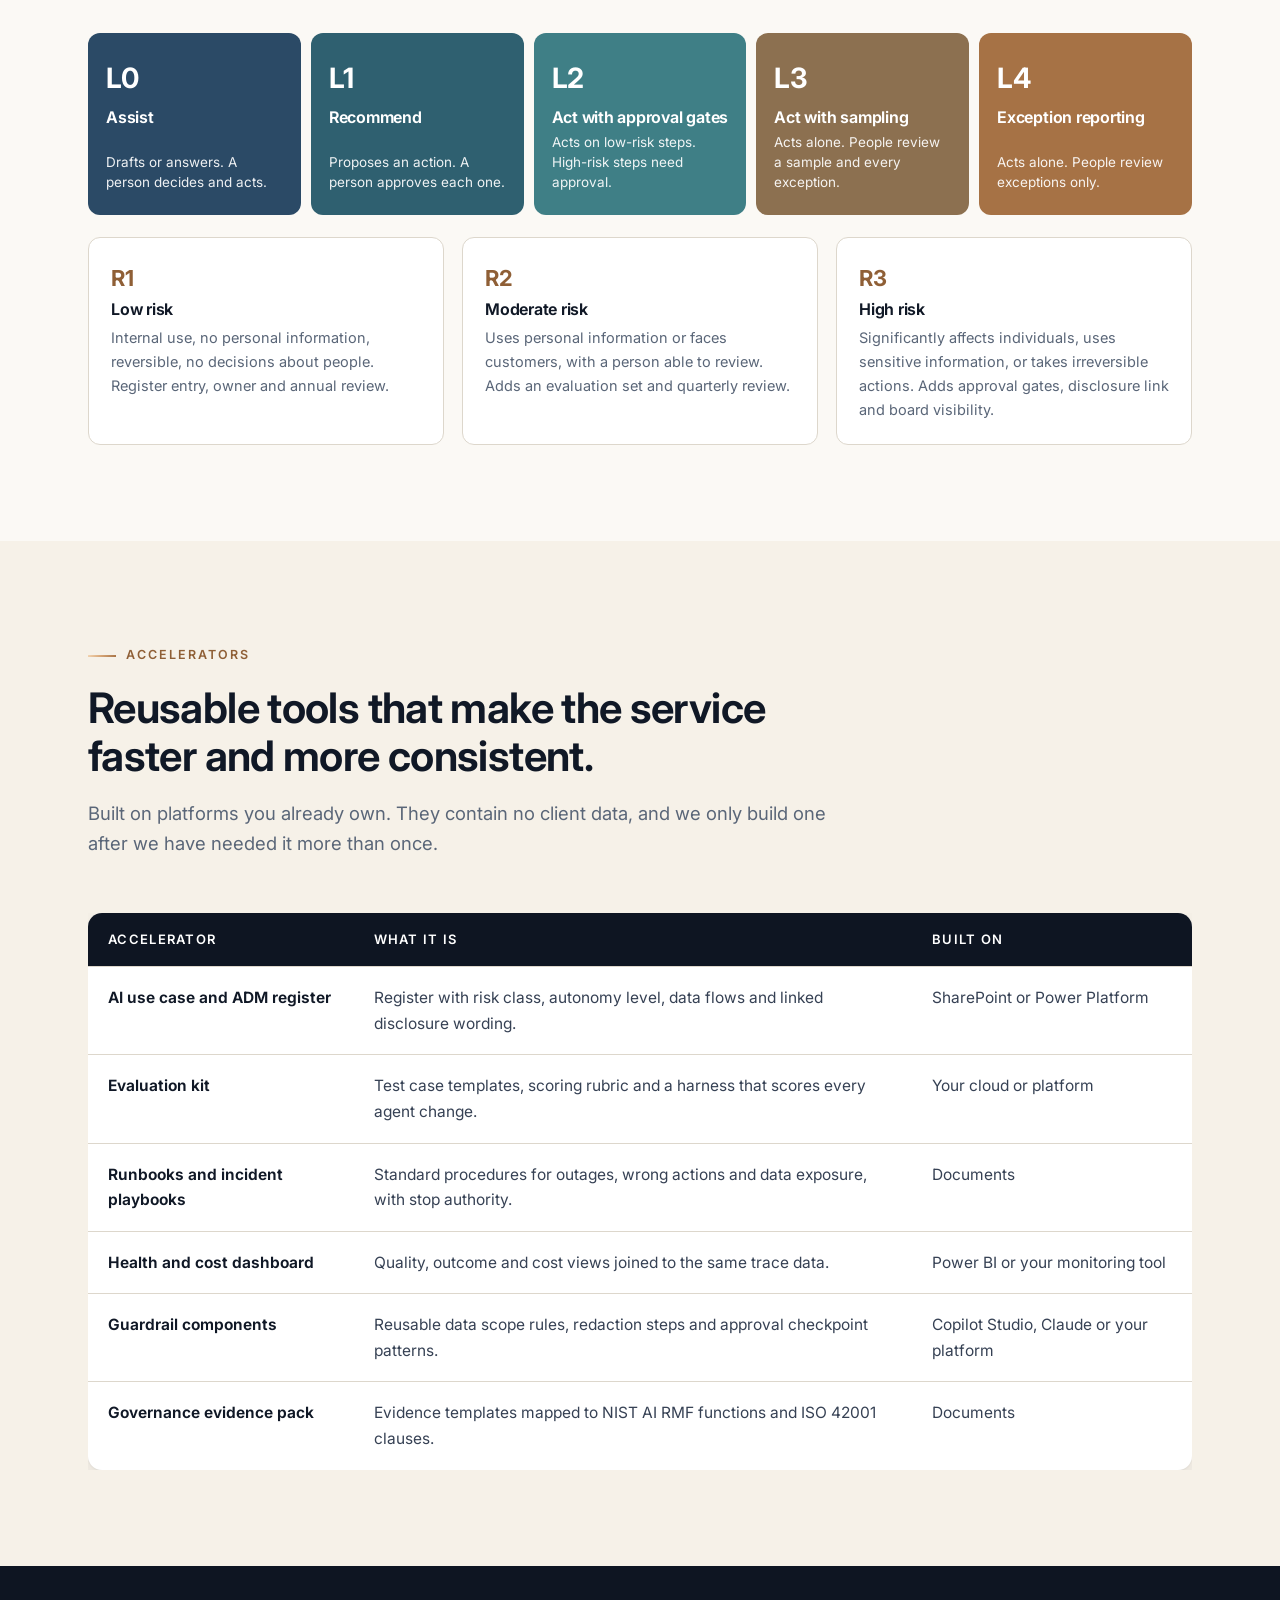
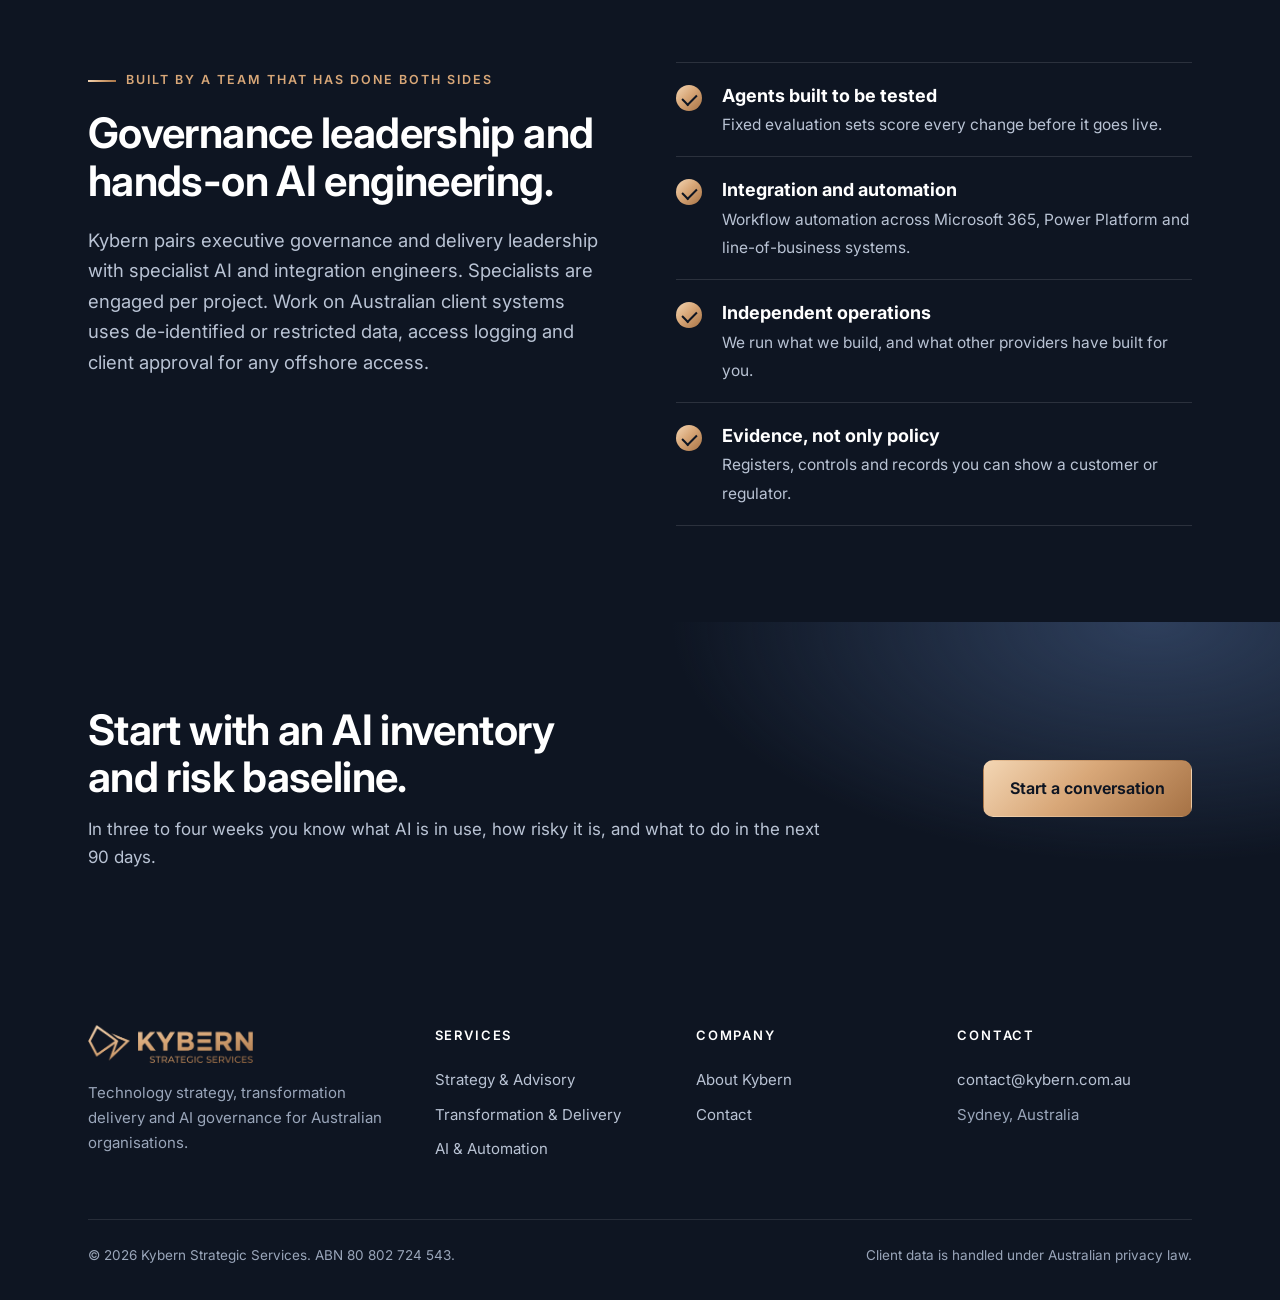
<file: ai.html>
<!DOCTYPE html>
<html lang="en-AU">
<head>
<meta charset="utf-8">
<meta name="viewport" content="width=device-width, initial-scale=1">
<title>AI & Automation | Kybern Strategic Services</title>
<meta name="description" content="AI governance, managed AI operations, and skills and accelerators for Australian organisations. Register, controls, evidence and monthly operations.">
<meta property="og:title" content="AI & Automation | Kybern Strategic Services">
<meta property="og:description" content="AI governance, managed AI operations, and skills and accelerators for Australian organisations. Register, controls, evidence and monthly operations.">
<meta property="og:type" content="website">
<meta property="og:url" content="https://www.kybern.com.au/ai.html">
<link rel="canonical" href="https://www.kybern.com.au/ai.html">
<link rel="icon" type="image/png" href="favicon.png">
<link rel="preconnect" href="https://fonts.googleapis.com"><link rel="preconnect" href="https://fonts.gstatic.com" crossorigin>
<link href="https://fonts.googleapis.com/css2?family=Inter:wght@400;500;600;650;700&display=swap" rel="stylesheet">
<link rel="stylesheet" href="style.css">
</head>
<body>
<header class="site-header"><div class="wrap">
<a class="brand" href="index.html" aria-label="Kybern Strategic Services home"><img src="kybern-logo.png" alt="Kybern Strategic Services"></a>
<button class="menu-btn" aria-label="Menu" aria-expanded="false"><span></span></button>
<nav class="nav" aria-label="Main"><a href="index.html">Home</a><a href="advisory.html">Strategy &amp; Advisory</a><a href="delivery.html">Transformation &amp; Delivery</a><a href="ai.html" class="active">AI &amp; Automation</a><a href="about.html">About</a><a class="btn-nav" href="contact.html">Contact us</a></nav>
</div></header>
<div class="hero page"><div class="wrap"><div class="hero-grid"><div class="reveal">
<div class="crumb"><a href="index.html">Home</a> / AI &amp; Automation</div>
<span class="eyebrow light">AI &amp; Automation</span>
<h1>Put AI to work, <span class="grad-text">and keep it defensible.</span></h1>
<p class="lede">Govern it, run it, and equip your people. Kybern produces the register, the controls and the evidence, then operates your agents and automations every month after go-live.</p>
<div class="actions"><a class="btn btn-primary" href="contact.html">Book an AI readiness conversation</a><a class="btn btn-ghost" href="#offers">See the three services</a></div>
</div></div></div></div>

<section class="alt"><div class="wrap"><div class="split">
<div class="reveal"><span class="eyebrow">Why now</span><h2>Regulators and boards are asking for evidence, not intent.</h2>
<p style="margin-top:20px;color:var(--slate);font-size:18.5px">From 10 December 2026, Australian privacy policies must describe decisions made or informed by computer programs that significantly affect individuals&rsquo; rights or interests. Overseas contractors who receive personal information also create cross-border obligations under APP 8. Boards need a register, rules and records that show the controls work.</p></div>
<div class="reveal"><div class="card"><span class="tag">Frameworks we work to</span>
<ul><li>Privacy Act 1988, including automated decision-making transparency and APP 8</li><li>NIST AI Risk Management Framework: Govern, Map, Measure, Manage</li><li>ISO/IEC 42001 AI management system, so clients can later pursue certification</li><li>Singapore Model AI Governance Framework for Agentic AI</li></ul>
<p style="font-size:14.5px">Kybern prepares clients for certification. A certification body audits them.</p></div></div>
</div></div></section>

<section id="offers"><div class="wrap">
<div class="s-head reveal"><span class="eyebrow">Three services</span><h2>Govern. Run. Augment.</h2><p>Each service stands on its own. Together they take a client from an unknown AI estate to a governed, operating and evidenced one.</p></div>
<div class="grid g3">
<div class="card reveal"><span class="tag">Govern</span><div class="ico"><svg viewBox="0 0 24 24"><path d="M12 4v16M6 20h12M5 8h14"/><path d="M5 8l-3 7a3 3 0 006 0zM19 8l-3 7a3 3 0 006 0z"/></svg></div><h3>AI advisory and governance</h3><p>A defensible position on AI use, delivered as fixed-scope projects with an optional quarterly cycle.</p>
<ul><li>AI inventory and risk baseline, including unofficial tools</li><li>Governance framework, policy suite and decision rights</li><li>Automated decision-making readiness and disclosure wording</li><li>Board and executive briefing</li><li>ISO 42001 readiness on request</li></ul></div>
<div class="card reveal"><span class="tag">Run</span><div class="ico"><svg viewBox="0 0 24 24"><circle cx="12" cy="12" r="3"/><path d="M12 2v3M12 19v3M2 12h3M19 12h3M4.9 4.9l2.1 2.1M17 17l2.1 2.1M19.1 4.9L17 7M7 17l-2.1 2.1"/></svg></div><h3>Managed AI operations</h3><p>A monthly service that runs, improves and evidences your agents and automations, so you do not need your own AI operations team.</p>
<ul><li>Monitoring, incident response and change control</li><li>Evaluation runs, quality and cost reporting</li><li>Access, data flow and offshore-access checks</li><li>Monthly report and quarterly board-ready evidence</li></ul></div>
<div class="card reveal"><span class="tag">Augment</span><div class="ico"><svg viewBox="0 0 24 24"><circle cx="9" cy="8" r="3.2"/><path d="M3 20c0-3.5 2.7-6 6-6s6 2.5 6 6"/><circle cx="17" cy="9" r="2.4"/><path d="M17 14c2.6 0 4.5 2 4.5 5"/></svg></div><h3>Skills and accelerators</h3><p>Specialists placed into your team, and reusable tools added to the platforms you already own.</p>
<ul><li>Fractional AI governance lead and AI product owner</li><li>Agent engineers and evaluation engineers</li><li>Change and adoption lead, AI literacy sessions</li><li>Registers, evaluation kits, runbooks and dashboards</li></ul></div>
</div></div></section>

<section class="on-dark"><div class="wrap">
<div class="s-head reveal"><span class="eyebrow light">How we govern</span><h2>Six steps from discovery to board report.</h2></div>
<div class="steps six dk reveal">
<div class="step"><div class="k">01</div><h3>Discover</h3><p>Interview owners, review procurement and cloud spend, find unofficial tools.</p></div>
<div class="step"><div class="k">02</div><h3>Classify</h3><p>Score each use case for risk class and autonomy level.</p></div>
<div class="step"><div class="k">03</div><h3>Bound</h3><p>Set data scope, tool permissions and approval points up front.</p></div>
<div class="step"><div class="k">04</div><h3>Decide</h3><p>Take decisions to the accountable executive and record why.</p></div>
<div class="step"><div class="k">05</div><h3>Evidence</h3><p>Keep records that show the controls operate.</p></div>
<div class="step"><div class="k">06</div><h3>Review</h3><p>Quarterly review of register, incidents, vendors and regulation.</p></div>
</div></div></section>

<section><div class="wrap">
<div class="s-head reveal"><span class="eyebrow">The Kybern autonomy scale</span><h2>How much may the AI do on its own?</h2><p>A shared vocabulary for every proposal, contract and report. It lets a board set the limit, then lets the evidence show the limit is respected.</p></div>
<div class="ladder reveal">
<div class="rung"><div><b>L0</b><h4>Assist</h4></div><p>Drafts or answers. A person decides and acts.</p></div>
<div class="rung"><div><b>L1</b><h4>Recommend</h4></div><p>Proposes an action. A person approves each one.</p></div>
<div class="rung"><div><b>L2</b><h4>Act with approval gates</h4></div><p>Acts on low-risk steps. High-risk steps need approval.</p></div>
<div class="rung"><div><b>L3</b><h4>Act with sampling</h4></div><p>Acts alone. People review a sample and every exception.</p></div>
<div class="rung"><div><b>L4</b><h4>Exception reporting</h4></div><p>Acts alone. People review exceptions only.</p></div>
</div>
<div class="risk reveal">
<div><b>R1</b><h4>Low risk</h4><p>Internal use, no personal information, reversible, no decisions about people. Register entry, owner and annual review.</p></div>
<div><b>R2</b><h4>Moderate risk</h4><p>Uses personal information or faces customers, with a person able to review. Adds an evaluation set and quarterly review.</p></div>
<div><b>R3</b><h4>High risk</h4><p>Significantly affects individuals, uses sensitive information, or takes irreversible actions. Adds approval gates, disclosure link and board visibility.</p></div>
</div></div></section>

<section class="alt"><div class="wrap">
<div class="s-head reveal"><span class="eyebrow">Accelerators</span><h2>Reusable tools that make the service faster and more consistent.</h2><p>Built on platforms you already own. They contain no client data, and we only build one after we have needed it more than once.</p></div>
<div class="tbl-wrap reveal"><table class="tbl">
<thead><tr><th>Accelerator</th><th>What it is</th><th>Built on</th></tr></thead>
<tbody>
<tr><td>AI use case and ADM register</td><td>Register with risk class, autonomy level, data flows and linked disclosure wording.</td><td>SharePoint or Power Platform</td></tr>
<tr><td>Evaluation kit</td><td>Test case templates, scoring rubric and a harness that scores every agent change.</td><td>Your cloud or platform</td></tr>
<tr><td>Runbooks and incident playbooks</td><td>Standard procedures for outages, wrong actions and data exposure, with stop authority.</td><td>Documents</td></tr>
<tr><td>Health and cost dashboard</td><td>Quality, outcome and cost views joined to the same trace data.</td><td>Power BI or your monitoring tool</td></tr>
<tr><td>Guardrail components</td><td>Reusable data scope rules, redaction steps and approval checkpoint patterns.</td><td>Copilot Studio, Claude or your platform</td></tr>
<tr><td>Governance evidence pack</td><td>Evidence templates mapped to NIST AI RMF functions and ISO 42001 clauses.</td><td>Documents</td></tr>
</tbody></table></div>
</div></section>

<section class="on-dark"><div class="wrap"><div class="split">
<div class="reveal"><span class="eyebrow light">Built by a team that has done both sides</span><h2>Governance leadership and hands-on AI engineering.</h2>
<p style="margin-top:20px;color:#B9C3D4;font-size:18.5px">Kybern pairs executive governance and delivery leadership with specialist AI and integration engineers. Specialists are engaged per project. Work on Australian client systems uses de-identified or restricted data, access logging and client approval for any offshore access.</p></div>
<ul class="checks reveal">
<li><b>Agents built to be tested</b><span>Fixed evaluation sets score every change before it goes live.</span></li>
<li><b>Integration and automation</b><span>Workflow automation across Microsoft 365, Power Platform and line-of-business systems.</span></li>
<li><b>Independent operations</b><span>We run what we build, and what other providers have built for you.</span></li>
<li><b>Evidence, not only policy</b><span>Registers, controls and records you can show a customer or regulator.</span></li>
</ul></div></div></section>
<section class="cta"><div class="wrap"><div class="reveal"><h2>Start with an AI inventory and risk baseline.</h2><p>In three to four weeks you know what AI is in use, how risky it is, and what to do in the next 90 days.</p></div><a class="btn btn-primary" href="contact.html">Start a conversation</a></div></section>
<footer class="site-footer"><div class="wrap">
<div class="f-grid">
<div><img src="kybern-logo.png" alt="Kybern Strategic Services"><p>Technology strategy, transformation delivery and AI governance for Australian organisations.</p></div>
<div><h5>Services</h5><ul><li><a href="advisory.html">Strategy &amp; Advisory</a></li><li><a href="delivery.html">Transformation &amp; Delivery</a></li><li><a href="ai.html">AI &amp; Automation</a></li></ul></div>
<div><h5>Company</h5><ul><li><a href="about.html">About Kybern</a></li><li><a href="contact.html">Contact</a></li></ul></div>
<div><h5>Contact</h5><ul><li><a href="mailto:contact@kybern.com.au">contact@kybern.com.au</a></li><li>Sydney, Australia</li></ul></div>
</div>
<div class="f-bottom"><span>&copy; 2026 Kybern Strategic Services. ABN 80 802 724 543.</span><span>Client data is handled under Australian privacy law.</span></div>
</div></footer>
<script src="script.js"></script>
</body></html>
</file>
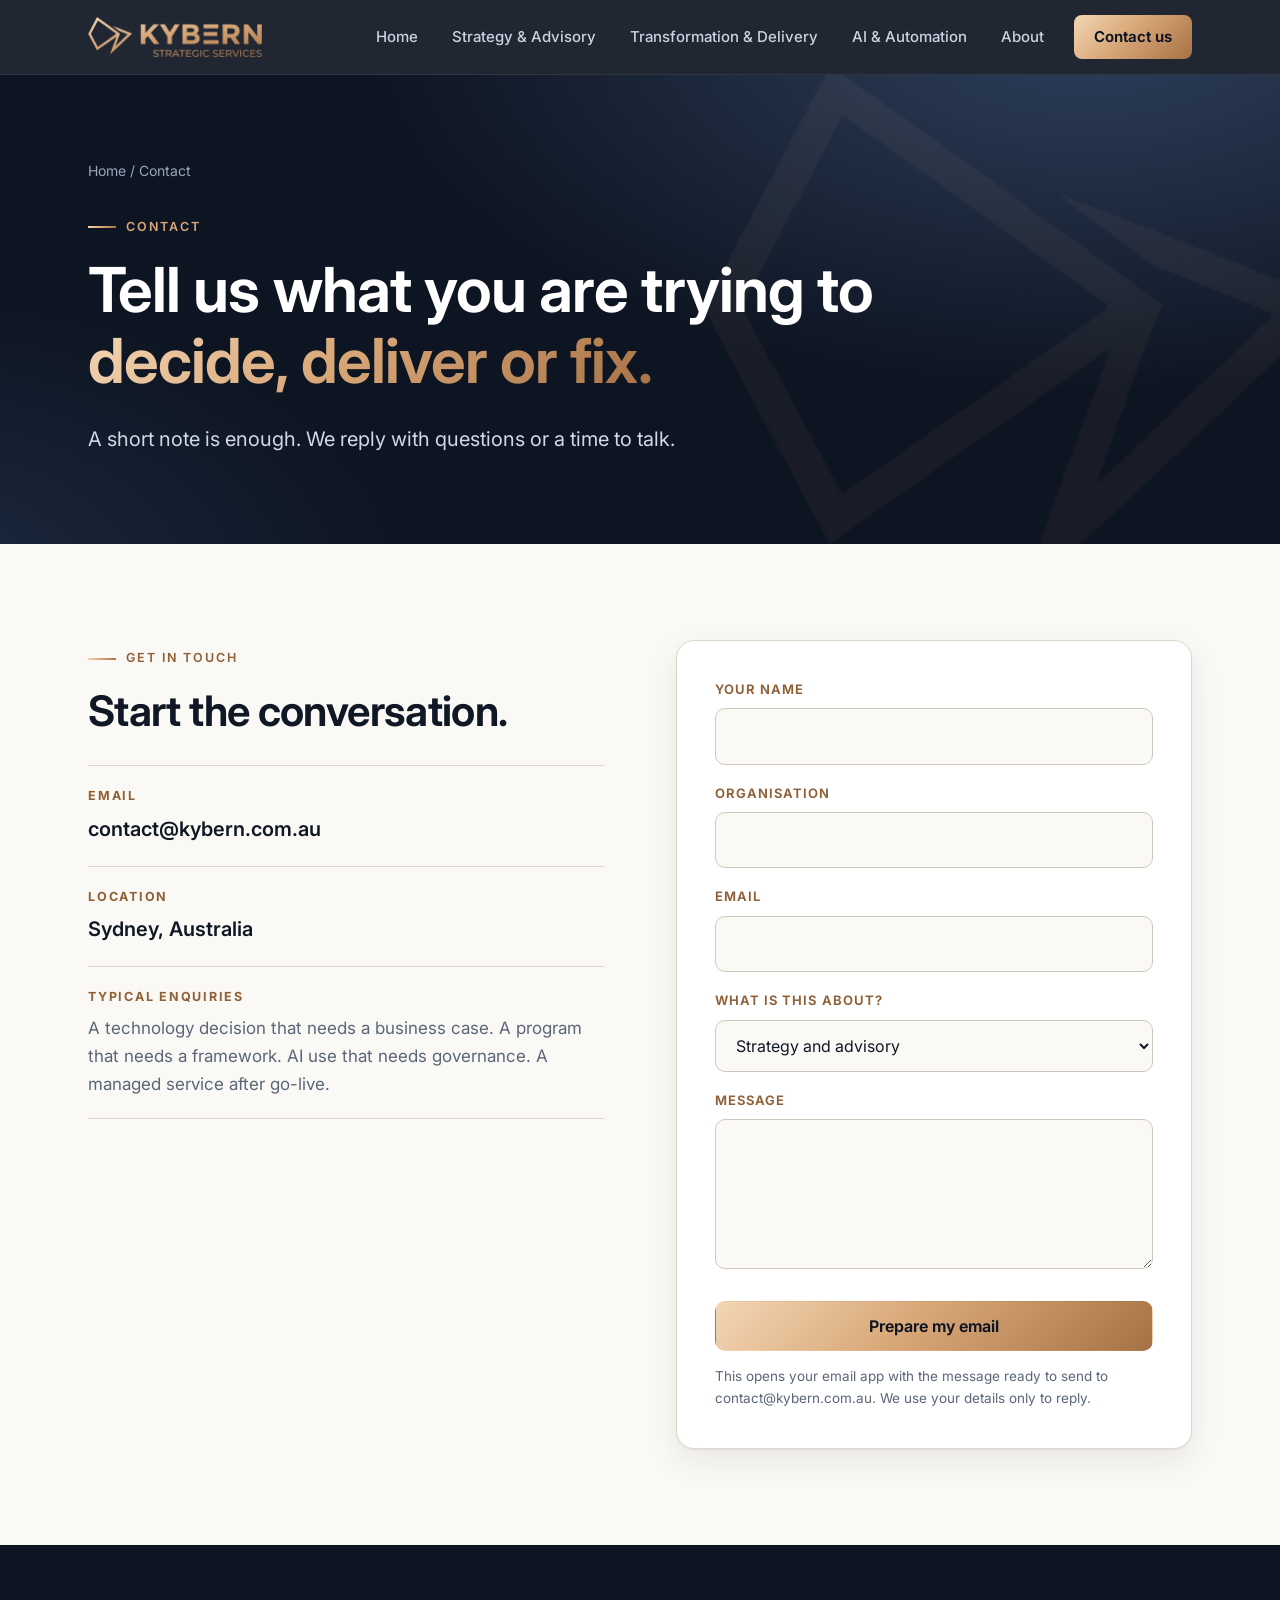
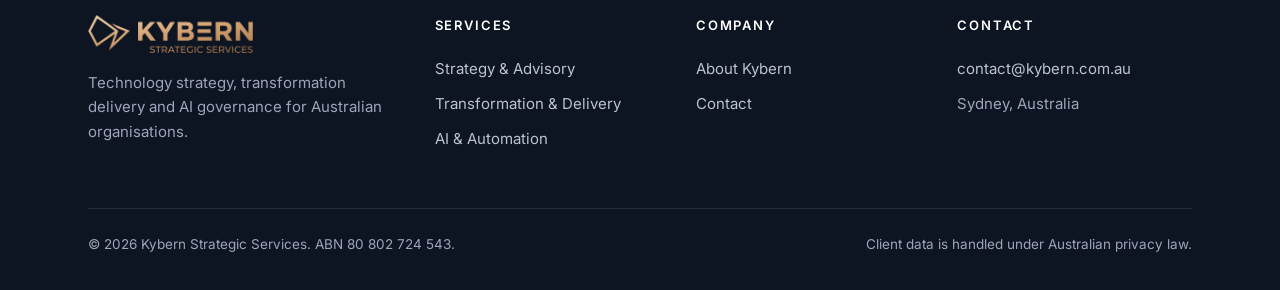
<file: contact.html>
<!DOCTYPE html>
<html lang="en-AU">
<head>
<meta charset="utf-8">
<meta name="viewport" content="width=device-width, initial-scale=1">
<title>Contact | Kybern Strategic Services</title>
<meta name="description" content="Contact Kybern Strategic Services in Sydney about technology strategy, transformation delivery, AI governance or managed AI operations.">
<meta property="og:title" content="Contact | Kybern Strategic Services">
<meta property="og:description" content="Contact Kybern Strategic Services in Sydney about technology strategy, transformation delivery, AI governance or managed AI operations.">
<meta property="og:type" content="website">
<meta property="og:url" content="https://www.kybern.com.au/contact.html">
<link rel="canonical" href="https://www.kybern.com.au/contact.html">
<link rel="icon" type="image/png" href="favicon.png">
<link rel="preconnect" href="https://fonts.googleapis.com"><link rel="preconnect" href="https://fonts.gstatic.com" crossorigin>
<link href="https://fonts.googleapis.com/css2?family=Inter:wght@400;500;600;650;700&display=swap" rel="stylesheet">
<link rel="stylesheet" href="style.css">
</head>
<body>
<header class="site-header"><div class="wrap">
<a class="brand" href="index.html" aria-label="Kybern Strategic Services home"><img src="kybern-logo.png" alt="Kybern Strategic Services"></a>
<button class="menu-btn" aria-label="Menu" aria-expanded="false"><span></span></button>
<nav class="nav" aria-label="Main"><a href="index.html">Home</a><a href="advisory.html">Strategy &amp; Advisory</a><a href="delivery.html">Transformation &amp; Delivery</a><a href="ai.html">AI &amp; Automation</a><a href="about.html">About</a><a class="btn-nav" href="contact.html">Contact us</a></nav>
</div></header>
<div class="hero page"><div class="wrap"><div class="hero-grid"><div class="reveal">
<div class="crumb"><a href="index.html">Home</a> / Contact</div>
<span class="eyebrow light">Contact</span>
<h1>Tell us what you are trying to <span class="grad-text">decide, deliver or fix.</span></h1>
<p class="lede">A short note is enough. We reply with questions or a time to talk.</p>
</div></div></div></div>

<section><div class="wrap"><div class="split">
<div class="reveal"><span class="eyebrow">Get in touch</span><h2>Start the conversation.</h2>
<ul class="contact-list" style="margin-top:30px">
<li><b>Email</b><a href="mailto:contact@kybern.com.au">contact@kybern.com.au</a></li>
<li><b>Location</b><span style="font-size:20px;font-weight:600">Sydney, Australia</span></li>
<li><b>Typical enquiries</b><span style="color:var(--slate)">A technology decision that needs a business case. A program that needs a framework. AI use that needs governance. A managed service after go-live.</span></li>
</ul></div>
<form class="form reveal" id="enquiry" action="#" method="post">
<label for="name">Your name</label><input id="name" name="name" required autocomplete="name">
<label for="org">Organisation</label><input id="org" name="org" autocomplete="organization">
<label for="email">Email</label><input id="email" name="email" type="email" required autocomplete="email">
<label for="topic">What is this about?</label>
<select id="topic" name="topic"><option>Strategy and advisory</option><option>Transformation and delivery</option><option>AI governance</option><option>Managed AI operations</option><option>Skills and accelerators</option><option>Something else</option></select>
<label for="msg">Message</label><textarea id="msg" name="msg" required></textarea>
<button class="btn btn-primary" type="submit">Prepare my email</button>
<small>This opens your email app with the message ready to send to contact@kybern.com.au. We use your details only to reply.</small>
</form></div></div></section>
<footer class="site-footer"><div class="wrap">
<div class="f-grid">
<div><img src="kybern-logo.png" alt="Kybern Strategic Services"><p>Technology strategy, transformation delivery and AI governance for Australian organisations.</p></div>
<div><h5>Services</h5><ul><li><a href="advisory.html">Strategy &amp; Advisory</a></li><li><a href="delivery.html">Transformation &amp; Delivery</a></li><li><a href="ai.html">AI &amp; Automation</a></li></ul></div>
<div><h5>Company</h5><ul><li><a href="about.html">About Kybern</a></li><li><a href="contact.html">Contact</a></li></ul></div>
<div><h5>Contact</h5><ul><li><a href="mailto:contact@kybern.com.au">contact@kybern.com.au</a></li><li>Sydney, Australia</li></ul></div>
</div>
<div class="f-bottom"><span>&copy; 2026 Kybern Strategic Services. ABN 80 802 724 543.</span><span>Client data is handled under Australian privacy law.</span></div>
</div></footer>
<script src="script.js"></script>
</body></html>
</file>
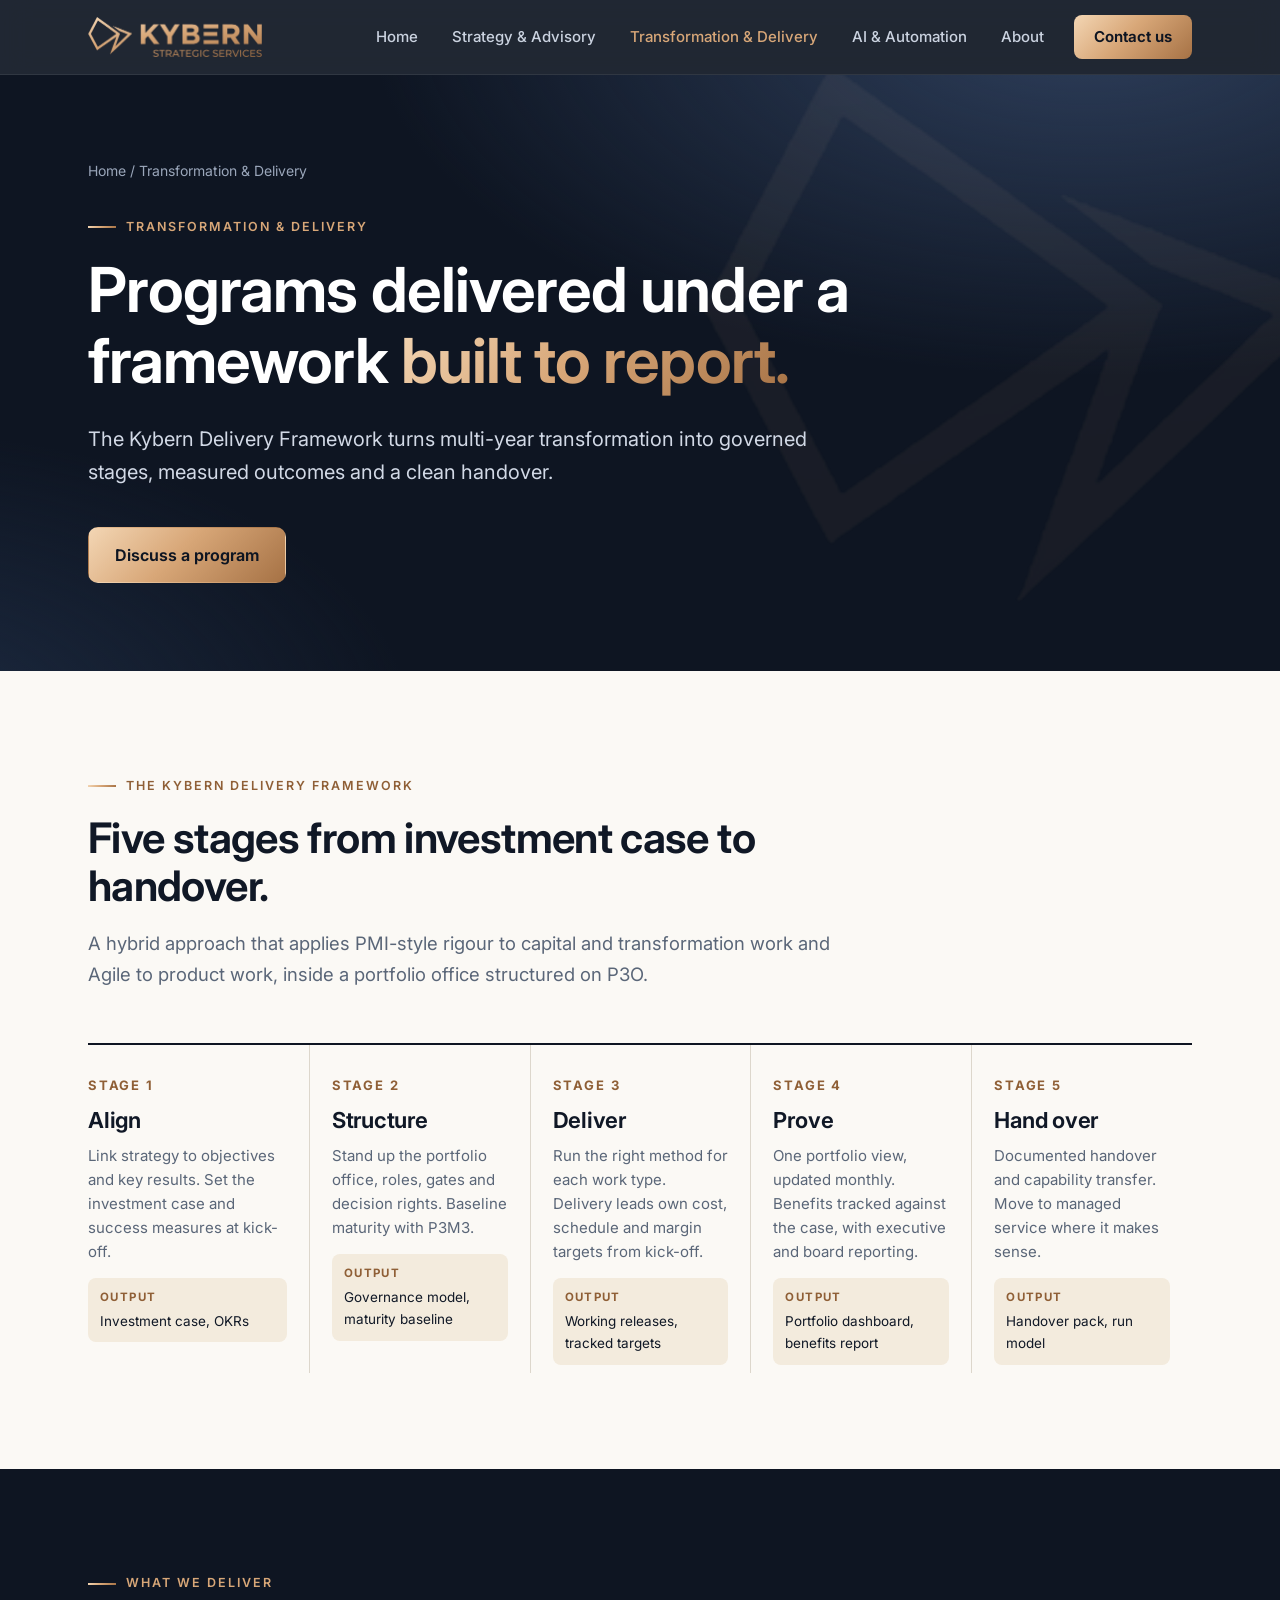
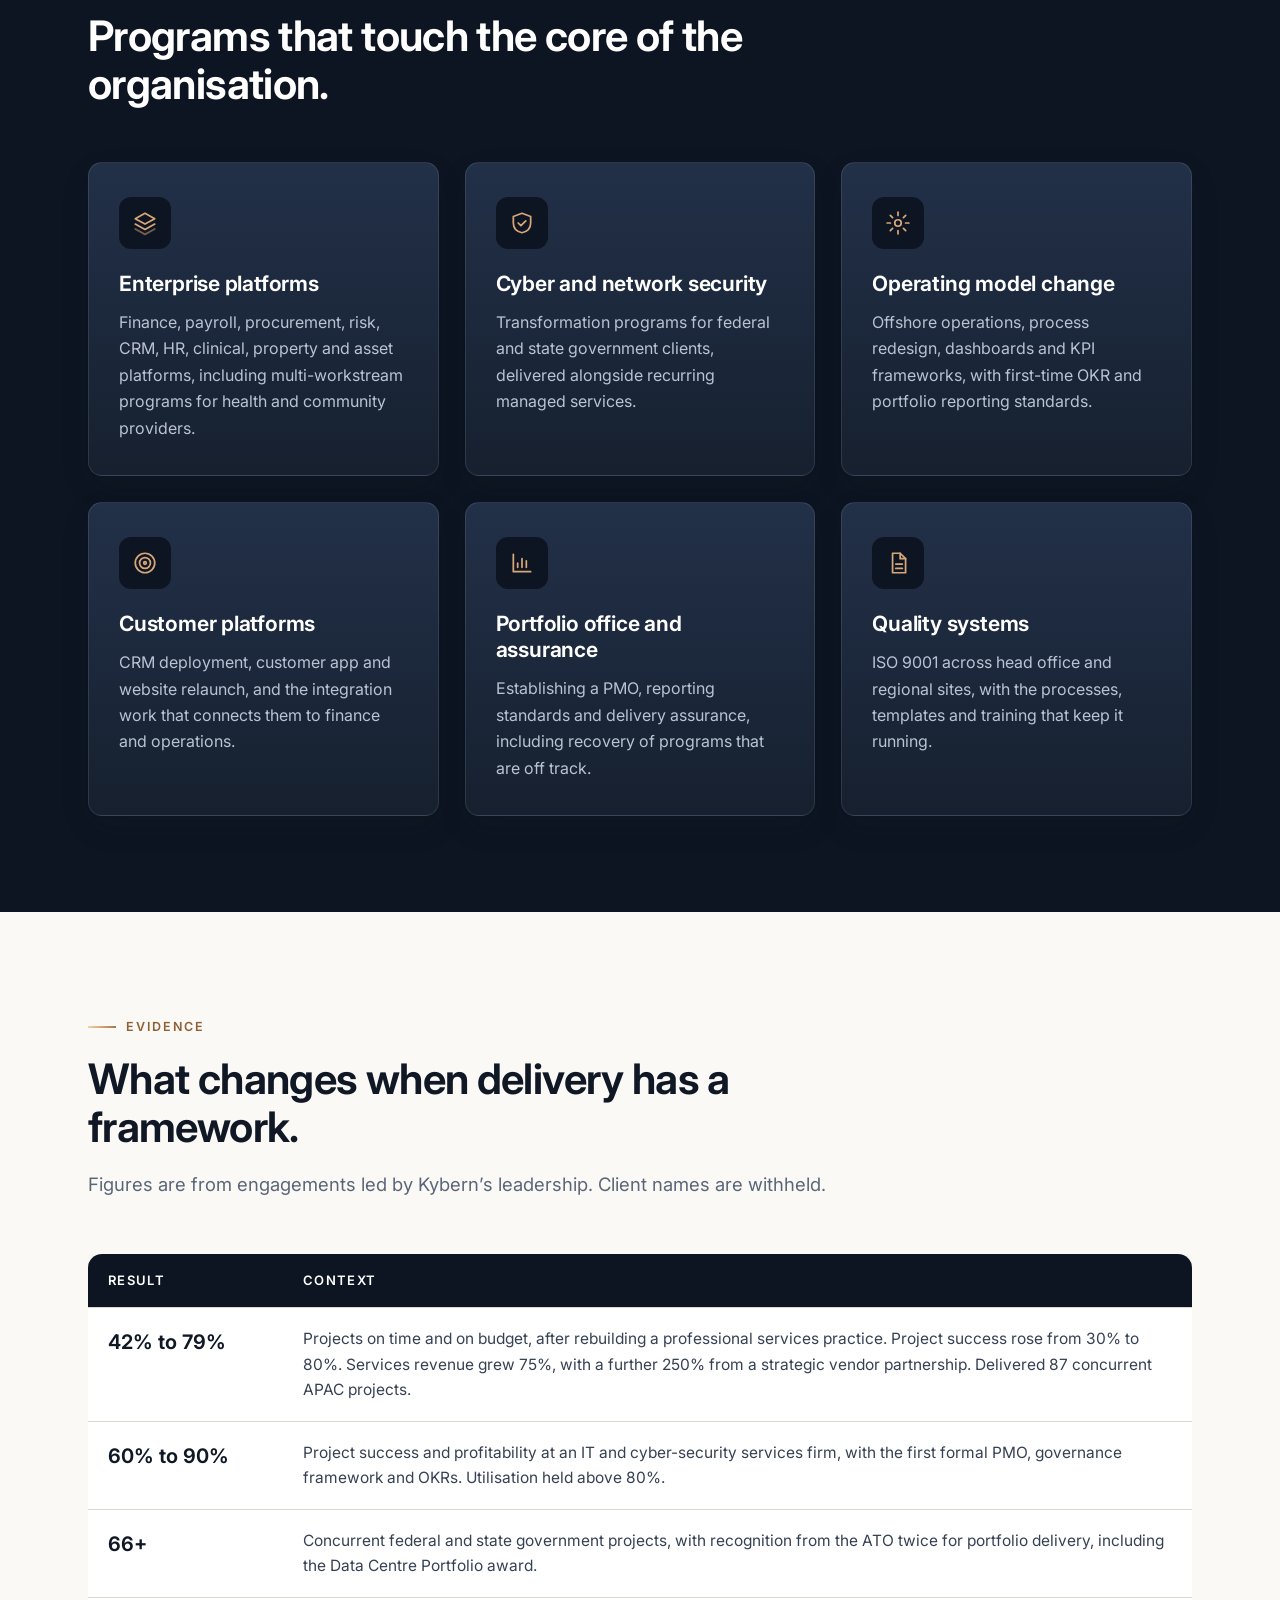
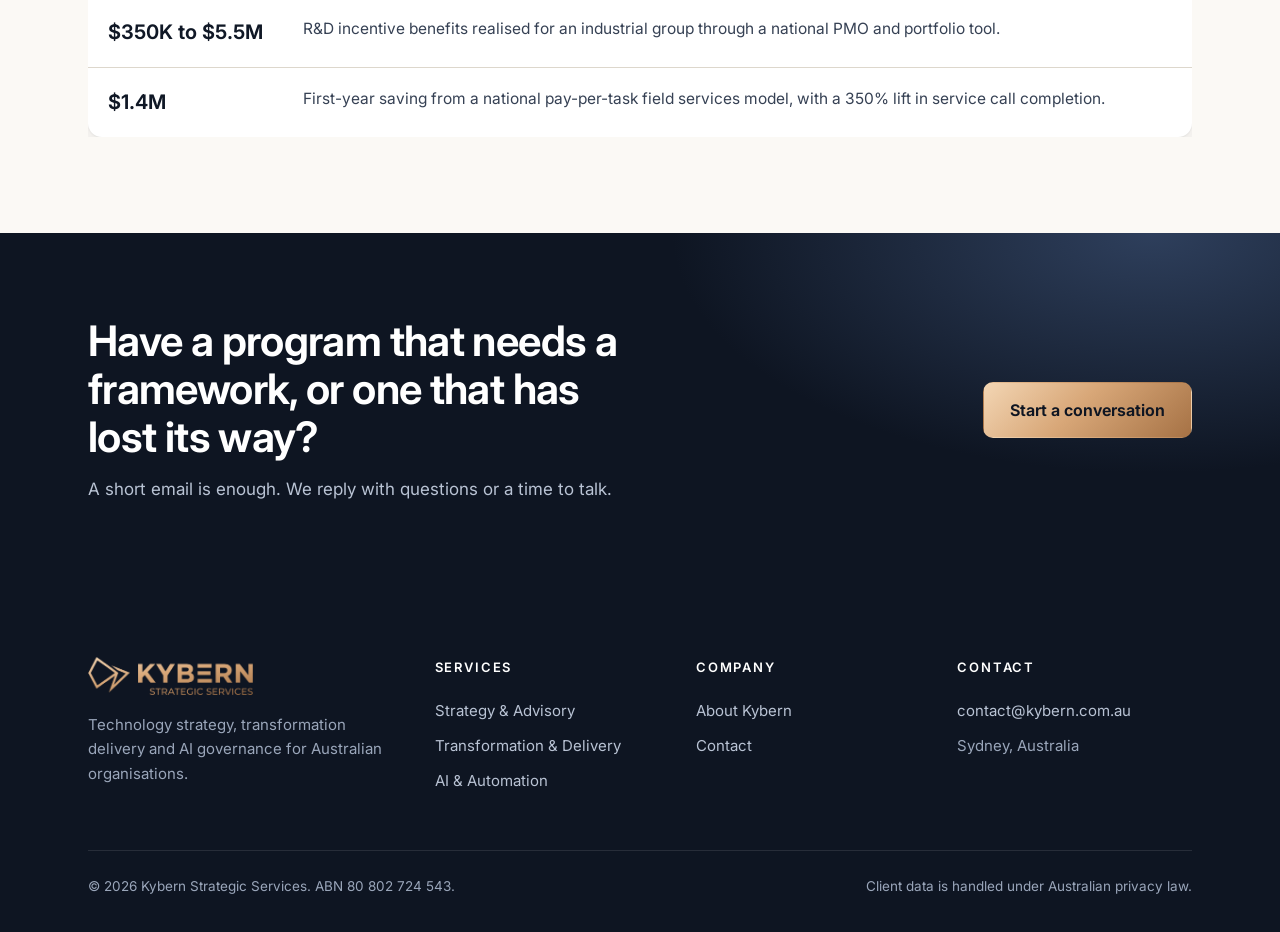
<file: delivery.html>
<!DOCTYPE html>
<html lang="en-AU">
<head>
<meta charset="utf-8">
<meta name="viewport" content="width=device-width, initial-scale=1">
<title>Transformation & Delivery | Kybern Strategic Services</title>
<meta name="description" content="The Kybern Delivery Framework: governed transformation delivery for multi-year technology programs, enterprise platforms and portfolio offices.">
<meta property="og:title" content="Transformation & Delivery | Kybern Strategic Services">
<meta property="og:description" content="The Kybern Delivery Framework: governed transformation delivery for multi-year technology programs, enterprise platforms and portfolio offices.">
<meta property="og:type" content="website">
<meta property="og:url" content="https://www.kybern.com.au/delivery.html">
<link rel="canonical" href="https://www.kybern.com.au/delivery.html">
<link rel="icon" type="image/png" href="favicon.png">
<link rel="preconnect" href="https://fonts.googleapis.com"><link rel="preconnect" href="https://fonts.gstatic.com" crossorigin>
<link href="https://fonts.googleapis.com/css2?family=Inter:wght@400;500;600;650;700&display=swap" rel="stylesheet">
<link rel="stylesheet" href="style.css">
</head>
<body>
<header class="site-header"><div class="wrap">
<a class="brand" href="index.html" aria-label="Kybern Strategic Services home"><img src="kybern-logo.png" alt="Kybern Strategic Services"></a>
<button class="menu-btn" aria-label="Menu" aria-expanded="false"><span></span></button>
<nav class="nav" aria-label="Main"><a href="index.html">Home</a><a href="advisory.html">Strategy &amp; Advisory</a><a href="delivery.html" class="active">Transformation &amp; Delivery</a><a href="ai.html">AI &amp; Automation</a><a href="about.html">About</a><a class="btn-nav" href="contact.html">Contact us</a></nav>
</div></header>
<div class="hero page"><div class="wrap"><div class="hero-grid"><div class="reveal">
<div class="crumb"><a href="index.html">Home</a> / Transformation &amp; Delivery</div>
<span class="eyebrow light">Transformation &amp; Delivery</span>
<h1>Programs delivered under a framework <span class="grad-text">built to report.</span></h1>
<p class="lede">The Kybern Delivery Framework turns multi-year transformation into governed stages, measured outcomes and a clean handover.</p>
<div class="actions"><a class="btn btn-primary" href="contact.html">Discuss a program</a></div>
</div></div></div></div>

<section><div class="wrap">
<div class="s-head reveal"><span class="eyebrow">The Kybern Delivery Framework</span><h2>Five stages from investment case to handover.</h2><p>A hybrid approach that applies PMI-style rigour to capital and transformation work and Agile to product work, inside a portfolio office structured on P3O.</p></div>
<div class="steps reveal">
<div class="step"><div class="k">STAGE 1</div><h3>Align</h3><p>Link strategy to objectives and key results. Set the investment case and success measures at kick-off.</p><div class="out"><b>Output</b>Investment case, OKRs</div></div>
<div class="step"><div class="k">STAGE 2</div><h3>Structure</h3><p>Stand up the portfolio office, roles, gates and decision rights. Baseline maturity with P3M3.</p><div class="out"><b>Output</b>Governance model, maturity baseline</div></div>
<div class="step"><div class="k">STAGE 3</div><h3>Deliver</h3><p>Run the right method for each work type. Delivery leads own cost, schedule and margin targets from kick-off.</p><div class="out"><b>Output</b>Working releases, tracked targets</div></div>
<div class="step"><div class="k">STAGE 4</div><h3>Prove</h3><p>One portfolio view, updated monthly. Benefits tracked against the case, with executive and board reporting.</p><div class="out"><b>Output</b>Portfolio dashboard, benefits report</div></div>
<div class="step"><div class="k">STAGE 5</div><h3>Hand over</h3><p>Documented handover and capability transfer. Move to managed service where it makes sense.</p><div class="out"><b>Output</b>Handover pack, run model</div></div>
</div></div></section>

<section class="on-dark"><div class="wrap">
<div class="s-head reveal"><span class="eyebrow light">What we deliver</span><h2>Programs that touch the core of the organisation.</h2></div>
<div class="grid g3">
<div class="card dark reveal"><div class="ico"><svg viewBox="0 0 24 24"><path d="M12 3l9 5-9 5-9-5z"/><path d="M3 13l9 5 9-5"/><path d="M3 17.5l9 5 9-5" opacity=".5"/></svg></div><h3>Enterprise platforms</h3><p>Finance, payroll, procurement, risk, CRM, HR, clinical, property and asset platforms, including multi-workstream programs for health and community providers.</p></div>
<div class="card dark reveal"><div class="ico"><svg viewBox="0 0 24 24"><path d="M12 3l8 3v6c0 5-3.5 8-8 9-4.5-1-8-4-8-9V6z"/><path d="M8.5 12l2.5 2.5L15.5 10"/></svg></div><h3>Cyber and network security</h3><p>Transformation programs for federal and state government clients, delivered alongside recurring managed services.</p></div>
<div class="card dark reveal"><div class="ico"><svg viewBox="0 0 24 24"><circle cx="12" cy="12" r="3"/><path d="M12 2v3M12 19v3M2 12h3M19 12h3M4.9 4.9l2.1 2.1M17 17l2.1 2.1M19.1 4.9L17 7M7 17l-2.1 2.1"/></svg></div><h3>Operating model change</h3><p>Offshore operations, process redesign, dashboards and KPI frameworks, with first-time OKR and portfolio reporting standards.</p></div>
<div class="card dark reveal"><div class="ico"><svg viewBox="0 0 24 24"><circle cx="12" cy="12" r="9"/><circle cx="12" cy="12" r="5"/><circle cx="12" cy="12" r="1.2"/></svg></div><h3>Customer platforms</h3><p>CRM deployment, customer app and website relaunch, and the integration work that connects them to finance and operations.</p></div>
<div class="card dark reveal"><div class="ico"><svg viewBox="0 0 24 24"><path d="M4 20V4M4 20h16"/><path d="M8 16v-4M12 16V8M16 16v-6"/></svg></div><h3>Portfolio office and assurance</h3><p>Establishing a PMO, reporting standards and delivery assurance, including recovery of programs that are off track.</p></div>
<div class="card dark reveal"><div class="ico"><svg viewBox="0 0 24 24"><path d="M7 3h7l5 5v13H7z"/><path d="M14 3v5h5M10 13h6M10 17h6"/></svg></div><h3>Quality systems</h3><p>ISO 9001 across head office and regional sites, with the processes, templates and training that keep it running.</p></div>
</div></div></section>

<section><div class="wrap">
<div class="s-head reveal"><span class="eyebrow">Evidence</span><h2>What changes when delivery has a framework.</h2><p>Figures are from engagements led by Kybern&rsquo;s leadership. Client names are withheld.</p></div>
<div class="tbl-wrap reveal"><table class="tbl">
<thead><tr><th>Result</th><th>Context</th></tr></thead>
<tbody>
<tr><td class="big">42% to 79%</td><td>Projects on time and on budget, after rebuilding a professional services practice. Project success rose from 30% to 80%. Services revenue grew 75%, with a further 250% from a strategic vendor partnership. Delivered 87 concurrent APAC projects.</td></tr>
<tr><td class="big">60% to 90%</td><td>Project success and profitability at an IT and cyber-security services firm, with the first formal PMO, governance framework and OKRs. Utilisation held above 80%.</td></tr>
<tr><td class="big">66+</td><td>Concurrent federal and state government projects, with recognition from the ATO twice for portfolio delivery, including the Data Centre Portfolio award.</td></tr>
<tr><td class="big">$350K to $5.5M</td><td>R&amp;D incentive benefits realised for an industrial group through a national PMO and portfolio tool.</td></tr>
<tr><td class="big">$1.4M</td><td>First-year saving from a national pay-per-task field services model, with a 350% lift in service call completion.</td></tr>
</tbody></table></div>
</div></section>
<section class="cta"><div class="wrap"><div class="reveal"><h2>Have a program that needs a framework, or one that has lost its way?</h2><p>A short email is enough. We reply with questions or a time to talk.</p></div><a class="btn btn-primary" href="contact.html">Start a conversation</a></div></section>
<footer class="site-footer"><div class="wrap">
<div class="f-grid">
<div><img src="kybern-logo.png" alt="Kybern Strategic Services"><p>Technology strategy, transformation delivery and AI governance for Australian organisations.</p></div>
<div><h5>Services</h5><ul><li><a href="advisory.html">Strategy &amp; Advisory</a></li><li><a href="delivery.html">Transformation &amp; Delivery</a></li><li><a href="ai.html">AI &amp; Automation</a></li></ul></div>
<div><h5>Company</h5><ul><li><a href="about.html">About Kybern</a></li><li><a href="contact.html">Contact</a></li></ul></div>
<div><h5>Contact</h5><ul><li><a href="mailto:contact@kybern.com.au">contact@kybern.com.au</a></li><li>Sydney, Australia</li></ul></div>
</div>
<div class="f-bottom"><span>&copy; 2026 Kybern Strategic Services. ABN 80 802 724 543.</span><span>Client data is handled under Australian privacy law.</span></div>
</div></footer>
<script src="script.js"></script>
</body></html>
</file>
<file: style.css>
:root{
  --navy:#0E1522; --navy2:#16202F; --navy3:#223048; --ivory:#F6F1E8; --paper:#FBF9F5; --stone:#DDD7CC;
  --copper:#D8A778; --copper-lt:#F3D6B4; --copper-dk:#A67245; --copper-ink:#8F5F36; --slate:#5A6678; --teal:#3F7F86; --ink:#101826;
  --grad:linear-gradient(135deg,#F3D6B4 0%,#D8A778 45%,#A67245 100%);
  --shadow:0 1px 2px rgba(14,21,34,.06),0 12px 32px rgba(14,21,34,.08);
  --r:14px;
}
*{box-sizing:border-box;margin:0;padding:0}
html{scroll-behavior:smooth;-webkit-text-size-adjust:100%}
body{font-family:Inter,Aptos,"Segoe UI",system-ui,-apple-system,"Helvetica Neue",Arial,sans-serif;color:var(--ink);background:var(--paper);line-height:1.65;font-size:17px;-webkit-font-smoothing:antialiased}
img{max-width:100%;display:block}
a{color:var(--teal)}
a:focus-visible,button:focus-visible,input:focus-visible,select:focus-visible,textarea:focus-visible{outline:2px solid var(--copper);outline-offset:3px}
.wrap{max-width:1160px;margin:0 auto;padding:0 28px}
h1,h2,h3,h4{font-weight:650;letter-spacing:-.015em;line-height:1.14}
h1{font-size:clamp(36px,5.2vw,62px)}
h2{font-size:clamp(28px,3.4vw,42px)}
h3{font-size:21px;letter-spacing:-.01em;line-height:1.25}
p{max-width:68ch}
.eyebrow{display:inline-flex;align-items:center;gap:10px;font-size:12.5px;font-weight:600;letter-spacing:.16em;text-transform:uppercase;color:var(--copper-ink);margin-bottom:18px}
.eyebrow::before{content:"";width:28px;height:2px;background:var(--grad)}
.on-dark .eyebrow,.eyebrow.light{color:var(--copper)}
.grad-text{background:var(--grad);-webkit-background-clip:text;background-clip:text;color:transparent}

/* header */
.site-header{position:sticky;top:0;z-index:50;background:rgba(14,21,34,.92);backdrop-filter:saturate(1.4) blur(14px);-webkit-backdrop-filter:saturate(1.4) blur(14px);border-bottom:1px solid rgba(255,255,255,.07)}
.site-header .wrap{display:flex;align-items:center;justify-content:space-between;height:74px}
.brand img{height:40px;width:auto}
.nav{display:flex;align-items:center;gap:6px}
.nav a{color:#CBD3E0;text-decoration:none;font-size:15px;font-weight:500;padding:10px 14px;border-radius:8px;transition:color .2s,background .2s}
.nav a:hover{color:#fff;background:rgba(255,255,255,.06)}
.nav a.active{color:var(--copper)}
.nav a.btn-nav{margin-left:10px;background:var(--grad);color:var(--navy);font-weight:650;padding:10px 20px}
.nav a.btn-nav:hover{filter:brightness(1.06);background:var(--grad);color:var(--navy)}
.menu-btn{display:none;background:none;border:1px solid rgba(255,255,255,.25);color:#fff;border-radius:8px;width:44px;height:44px;cursor:pointer}
.menu-btn span,.menu-btn span::before,.menu-btn span::after{display:block;width:20px;height:2px;background:#fff;position:relative;margin:0 auto;content:""}
.menu-btn span::before{position:absolute;top:-6px;left:0}
.menu-btn span::after{position:absolute;top:6px;left:0}

/* hero */
.hero{position:relative;overflow:hidden;background:radial-gradient(1200px 600px at 85% -10%,#2E3F5C 0%,rgba(46,63,92,0) 60%),radial-gradient(900px 500px at -10% 110%,#1d2b42 0%,rgba(29,43,66,0) 60%),var(--navy);color:#fff}
.hero::after{content:"";position:absolute;right:-120px;top:-60px;width:760px;height:640px;background:url(favicon.png) no-repeat center/contain;opacity:.055;pointer-events:none}
.hero .wrap{position:relative;z-index:1}
.hero-grid{display:grid;grid-template-columns:1.25fr .85fr;gap:64px;align-items:center;padding:92px 0 104px}
.hero.page .hero-grid{grid-template-columns:1fr;padding:84px 0 88px}
.hero h1{max-width:18ch}
.hero.page h1{max-width:22ch}
.hero .lede{margin-top:26px;font-size:20px;color:#D2D9E6;max-width:56ch}
.hero .actions{margin-top:38px;display:flex;gap:14px;flex-wrap:wrap}
.btn{display:inline-block;text-decoration:none;font-weight:650;font-size:16px;padding:14px 26px;border-radius:10px;transition:transform .2s,filter .2s,background .2s,color .2s;cursor:pointer;border:1px solid transparent;font-family:inherit}
.btn-primary{background:var(--grad);color:var(--navy)}
.btn-primary:hover{filter:brightness(1.07);transform:translateY(-1px)}
.btn-ghost{border-color:rgba(255,255,255,.3);color:#fff}
.btn-ghost:hover{border-color:var(--copper);color:var(--copper)}
.btn-dark{background:var(--navy);color:#fff}
.btn-dark:hover{background:var(--navy3)}
.crumb{font-size:14px;color:#9AA6BA;margin-bottom:26px}
.crumb a{color:#9AA6BA;text-decoration:none}.crumb a:hover{color:var(--copper)}

/* path card in hero */
.path{background:linear-gradient(180deg,rgba(255,255,255,.07),rgba(255,255,255,.03));border:1px solid rgba(255,255,255,.12);border-radius:20px;padding:34px 32px;box-shadow:0 30px 60px rgba(0,0,0,.28)}
.path h4{font-size:13px;letter-spacing:.16em;text-transform:uppercase;color:var(--copper);margin-bottom:22px;font-weight:600}
.path ol{list-style:none;position:relative}
.path ol::before{content:"";position:absolute;left:19px;top:14px;bottom:14px;width:2px;background:linear-gradient(var(--copper),rgba(216,167,120,.15))}
.path li{display:grid;grid-template-columns:40px 1fr;gap:18px;padding:12px 0;position:relative}
.path .n{width:40px;height:40px;border-radius:50%;background:var(--navy);border:2px solid var(--copper);color:var(--copper);display:grid;place-items:center;font-weight:700;font-size:14px}
.path b{display:block;font-size:18px;color:#fff}
.path span.t{font-size:14.5px;color:#B9C3D4;line-height:1.5}

/* sections */
section{padding:96px 0}
.s-head{max-width:760px;margin-bottom:54px}
.s-head p{margin-top:18px;color:var(--slate);font-size:18.5px}
.on-dark .s-head p{color:#B9C3D4}
.alt{background:var(--ivory)}
.on-dark{background:var(--navy);color:#fff}
.on-dark h2,.on-dark h3{color:#fff}

/* proof band */
.proof{background:var(--navy2);color:#fff;padding:0}
.proof .wrap{display:grid;grid-template-columns:repeat(4,1fr)}
.proof .item{padding:46px 28px 46px 0;border-right:1px solid rgba(255,255,255,.1)}
.proof .item+.item{padding-left:32px}
.proof .item:last-child{border-right:0}
.proof .num{font-size:clamp(28px,3.3vw,42px);white-space:nowrap;font-weight:700;letter-spacing:-.02em;background:var(--grad);-webkit-background-clip:text;background-clip:text;color:transparent;line-height:1}
.proof .cap{margin-top:12px;font-size:14.5px;color:#B9C3D4;line-height:1.5}

/* cards */
.grid{display:grid;gap:26px}
.g3{grid-template-columns:repeat(3,1fr)}
.g2{grid-template-columns:repeat(2,1fr)}
.card{background:#fff;border:1px solid var(--stone);border-radius:var(--r);padding:34px 30px;box-shadow:var(--shadow);transition:transform .25s,box-shadow .25s,border-color .25s;position:relative}
.card:hover{transform:translateY(-4px);border-color:var(--copper)}
.card .ico{width:52px;height:52px;border-radius:12px;background:var(--navy);display:grid;place-items:center;margin-bottom:22px}
.card .ico svg{width:26px;height:26px;stroke:var(--copper);fill:none;stroke-width:1.6;stroke-linecap:round;stroke-linejoin:round}
.card p{margin-top:12px;color:var(--slate);font-size:16px}
.card ul{list-style:none;margin-top:16px}
.card li{padding:7px 0 7px 22px;position:relative;font-size:15.5px;color:#364154;border-top:1px solid #EFEAE0}
.card li::before{content:"";position:absolute;left:0;top:17px;width:8px;height:8px;border-radius:2px;background:var(--grad)}
.card .more{display:inline-block;margin-top:22px;font-weight:650;color:var(--copper-ink);text-decoration:none;font-size:15.5px}
.card .more::after{content:" \2192";transition:margin .2s}
.card .more:hover::after{margin-left:6px}
.card.dark{background:linear-gradient(180deg,var(--navy3),var(--navy2));border-color:rgba(255,255,255,.1);color:#fff}
.card.dark p{color:#B9C3D4}.card.dark li{color:#D2D9E6;border-top-color:rgba(255,255,255,.08)}
.tag{display:inline-block;font-size:12px;font-weight:650;letter-spacing:.12em;text-transform:uppercase;color:var(--copper-ink);background:#F3E6D6;padding:5px 10px;border-radius:6px;margin-bottom:16px}
.dark .tag{background:rgba(216,167,120,.15);color:var(--copper)}

/* split */
.split{display:grid;grid-template-columns:1fr 1fr;gap:72px;align-items:start}
.checks{list-style:none}
.checks li{padding:18px 0 18px 46px;border-top:1px solid rgba(255,255,255,.12);position:relative}
.checks li:last-child{border-bottom:1px solid rgba(255,255,255,.12)}
.checks li::before{content:"";position:absolute;left:0;top:22px;width:26px;height:26px;border-radius:50%;background:var(--grad)}
.checks li::after{content:"";position:absolute;left:9px;top:28px;width:7px;height:12px;border:solid var(--navy);border-width:0 2px 2px 0;transform:rotate(45deg)}
.checks b{display:block;font-size:18px;color:#fff}
.checks span{color:#B9C3D4;font-size:15.5px}
.light .checks li{border-color:var(--stone)}.light .checks b{color:var(--ink)}.light .checks span{color:var(--slate)}

/* framework steps */
.steps{display:grid;grid-template-columns:repeat(5,1fr);gap:0;counter-reset:s;border-top:2px solid var(--navy)}
.step{padding:30px 22px 8px 0;position:relative}
.step+.step{padding-left:22px;border-left:1px solid var(--stone)}
.step .k{font-size:13px;font-weight:700;letter-spacing:.14em;color:var(--copper-ink)}
.step h3{margin:10px 0 10px;font-size:22px}
.step p{font-size:15px;color:var(--slate);line-height:1.6}
.step .out{margin-top:14px;font-size:13.5px;color:var(--ink);background:#F3EBDD;padding:10px 12px;border-radius:8px}
.step .out b{display:block;font-size:11.5px;letter-spacing:.12em;text-transform:uppercase;color:var(--copper-ink);margin-bottom:3px}
.steps.four{grid-template-columns:repeat(4,1fr)}

/* tables */
.tbl{width:100%;border-collapse:collapse;background:#fff;border-radius:var(--r);overflow:hidden;box-shadow:var(--shadow);font-size:15.5px}
.tbl th{background:var(--navy);color:#fff;text-align:left;padding:16px 20px;font-size:13px;letter-spacing:.1em;text-transform:uppercase;font-weight:600}
.tbl td{padding:18px 20px;border-top:1px solid var(--stone);vertical-align:top;color:#364154}
.tbl td:first-child{font-weight:650;color:var(--ink)}
.tbl .big{font-weight:700;font-size:20px;color:var(--copper-ink);white-space:nowrap}
.tbl-wrap{overflow-x:auto}

/* ladder */
.ladder{display:grid;grid-template-columns:repeat(5,1fr);gap:10px}
.rung{border-radius:12px;padding:22px 18px;color:#fff;min-height:170px;display:flex;flex-direction:column;justify-content:space-between}
.rung b{font-size:28px;letter-spacing:-.02em}
.rung h4{font-size:16px;margin:6px 0 6px}
.rung p{font-size:13.5px;line-height:1.5;opacity:.92}
.rung:nth-child(1){background:#2B4A66}.rung:nth-child(2){background:#2F6070}.rung:nth-child(3){background:#3F7F86}.rung:nth-child(4){background:#8C7050}.rung:nth-child(5){background:#A67245}
.risk{display:grid;grid-template-columns:repeat(3,1fr);gap:18px;margin-top:22px}
.risk div{background:#fff;border:1px solid var(--stone);border-radius:12px;padding:22px}
.risk b{font-size:22px;color:var(--copper-ink)}
.risk h4{font-size:16px;margin:4px 0 8px}
.risk p{font-size:14.5px;color:var(--slate)}

/* cta band */
.cta{background:radial-gradient(800px 400px at 90% 0%,#2E3F5C 0%,rgba(46,63,92,0) 60%),var(--navy);color:#fff;text-align:left;padding:84px 0}
.cta .wrap{display:flex;justify-content:space-between;align-items:center;gap:40px;flex-wrap:wrap}
.cta h2{max-width:20ch}
.cta p{color:#B9C3D4;margin-top:14px}

/* pills */
.pills{display:flex;flex-wrap:wrap;gap:10px}
.pills span{padding:10px 18px;border:1px solid var(--stone);border-radius:999px;background:#fff;font-size:15px;font-weight:500;color:#364154}
.on-dark .pills span{background:rgba(255,255,255,.05);border-color:rgba(255,255,255,.18);color:#E3E8F1}

/* form */
.form{background:#fff;border:1px solid var(--stone);border-radius:18px;padding:38px;box-shadow:var(--shadow)}
.form label{display:block;font-size:13px;font-weight:650;letter-spacing:.08em;text-transform:uppercase;color:var(--copper-ink);margin:18px 0 8px}
.form label:first-child{margin-top:0}
.form input,.form select,.form textarea{width:100%;padding:14px 16px;border:1px solid #CFC8BA;border-radius:10px;font:inherit;font-size:16px;background:var(--paper);color:var(--ink)}
.form textarea{min-height:150px;resize:vertical}
.form .btn{margin-top:24px;width:100%}
.form small{display:block;margin-top:14px;color:var(--slate);font-size:13.5px}
.contact-list{list-style:none}
.contact-list li{padding:20px 0;border-top:1px solid var(--stone)}
.contact-list li:last-child{border-bottom:1px solid var(--stone)}
.contact-list b{display:block;font-size:12.5px;letter-spacing:.14em;text-transform:uppercase;color:var(--copper-ink);margin-bottom:6px}
.contact-list a{font-size:20px;font-weight:600;text-decoration:none;color:var(--ink)}

/* footer */
.site-footer{background:var(--navy);color:#9AA6BA;padding:70px 0 34px;font-size:15px}
.f-grid{display:grid;grid-template-columns:1.4fr 1fr 1fr 1.1fr;gap:48px}
.site-footer img{height:38px;width:auto;margin-bottom:18px}
.site-footer h5{color:#fff;font-size:13px;letter-spacing:.14em;text-transform:uppercase;margin-bottom:16px;font-weight:600}
.site-footer ul{list-style:none}.site-footer li{padding:5px 0}
.site-footer a{color:#B9C3D4;text-decoration:none}.site-footer a:hover{color:var(--copper)}
.f-bottom{margin-top:52px;padding-top:24px;border-top:1px solid rgba(255,255,255,.1);display:flex;justify-content:space-between;flex-wrap:wrap;gap:12px;font-size:13.5px}

/* reveal */
.reveal{opacity:0;transform:translateY(18px);transition:opacity .7s ease,transform .7s ease}
.reveal.in{opacity:1;transform:none}
@media (prefers-reduced-motion:reduce){.reveal{opacity:1;transform:none;transition:none}html{scroll-behavior:auto}.card,.btn{transition:none}}

@media (max-width:980px){
  .hero-grid{grid-template-columns:1fr;gap:44px;padding:64px 0 72px}
  .hero::after{opacity:.04;width:520px}
  .g3,.g2,.split{grid-template-columns:1fr}
  .split{gap:40px}
  .proof .wrap{grid-template-columns:1fr 1fr}
  .proof .item{border-right:0;border-bottom:1px solid rgba(255,255,255,.1);padding:30px 18px 30px 0}
  .proof .item+.item{padding-left:0}
  .proof .item:nth-child(even){padding-left:24px;border-left:1px solid rgba(255,255,255,.1)}
  .steps,.steps.four{grid-template-columns:1fr}
  .step,.step+.step{padding:24px 0;border-left:0;border-bottom:1px solid var(--stone)}
  .ladder{grid-template-columns:1fr 1fr}
  .risk{grid-template-columns:1fr}
  .f-grid{grid-template-columns:1fr 1fr}
  section{padding:68px 0}
  .menu-btn{display:block}
  .nav{position:absolute;top:74px;left:0;right:0;background:var(--navy);flex-direction:column;align-items:stretch;padding:14px 28px 26px;gap:2px;display:none;border-bottom:1px solid rgba(255,255,255,.1)}
  .nav.open{display:flex}
  .nav a.btn-nav{margin:10px 0 0;text-align:center}
}
@media (max-width:560px){
  body{font-size:16px}
  .wrap{padding:0 20px}
  .proof .wrap{grid-template-columns:1fr}
  .proof .item:nth-child(even){padding-left:0;border-left:0}
  .ladder{grid-template-columns:1fr}
  .f-grid{grid-template-columns:1fr}
  .form{padding:26px 20px}
  .card{padding:28px 22px}
}
.steps.six{grid-template-columns:repeat(6,1fr)}
.steps.dk{border-top-color:rgba(255,255,255,.3)}
.steps.dk .step+.step{border-color:rgba(255,255,255,.12)}
.steps.dk .k{color:var(--copper)}
.steps.dk p{color:#B9C3D4}
@media (max-width:980px){.steps.six{grid-template-columns:1fr}.steps.dk .step,.steps.dk .step+.step{border-bottom-color:rgba(255,255,255,.12)}}
</file>
